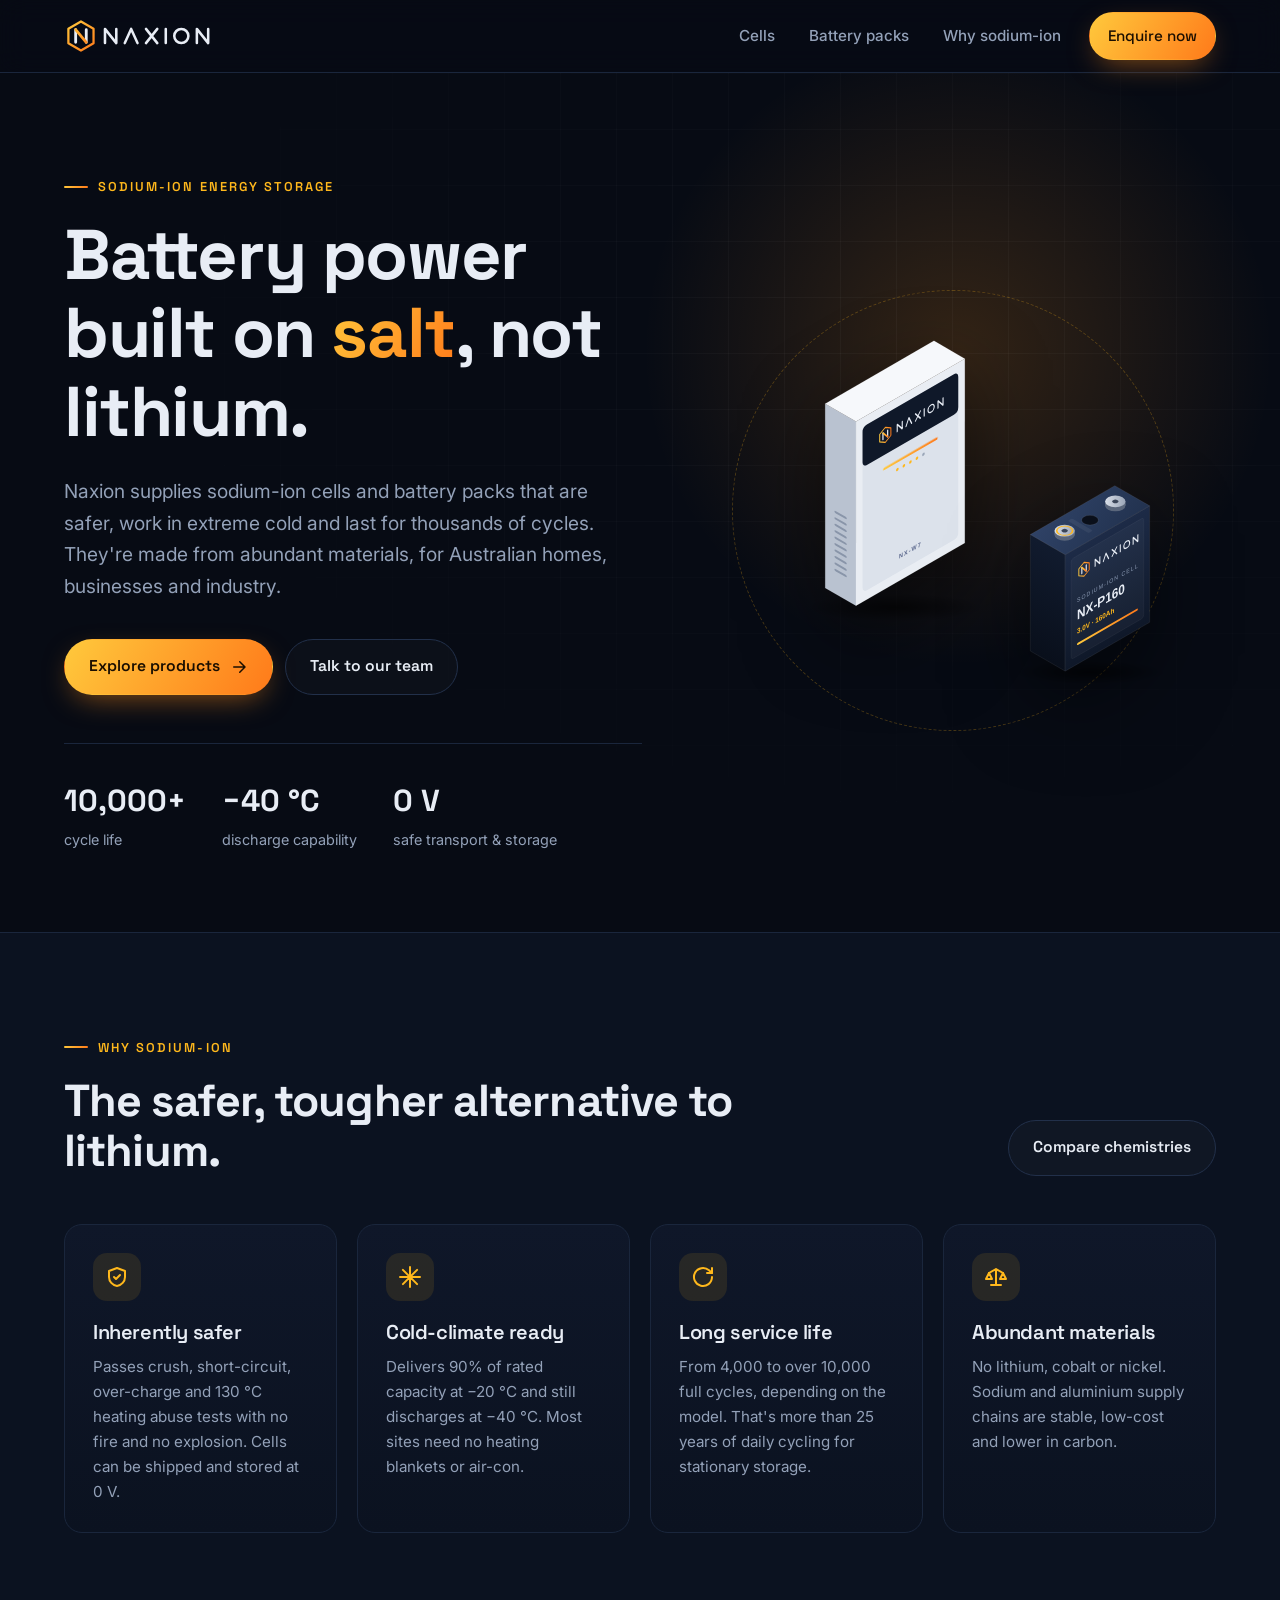
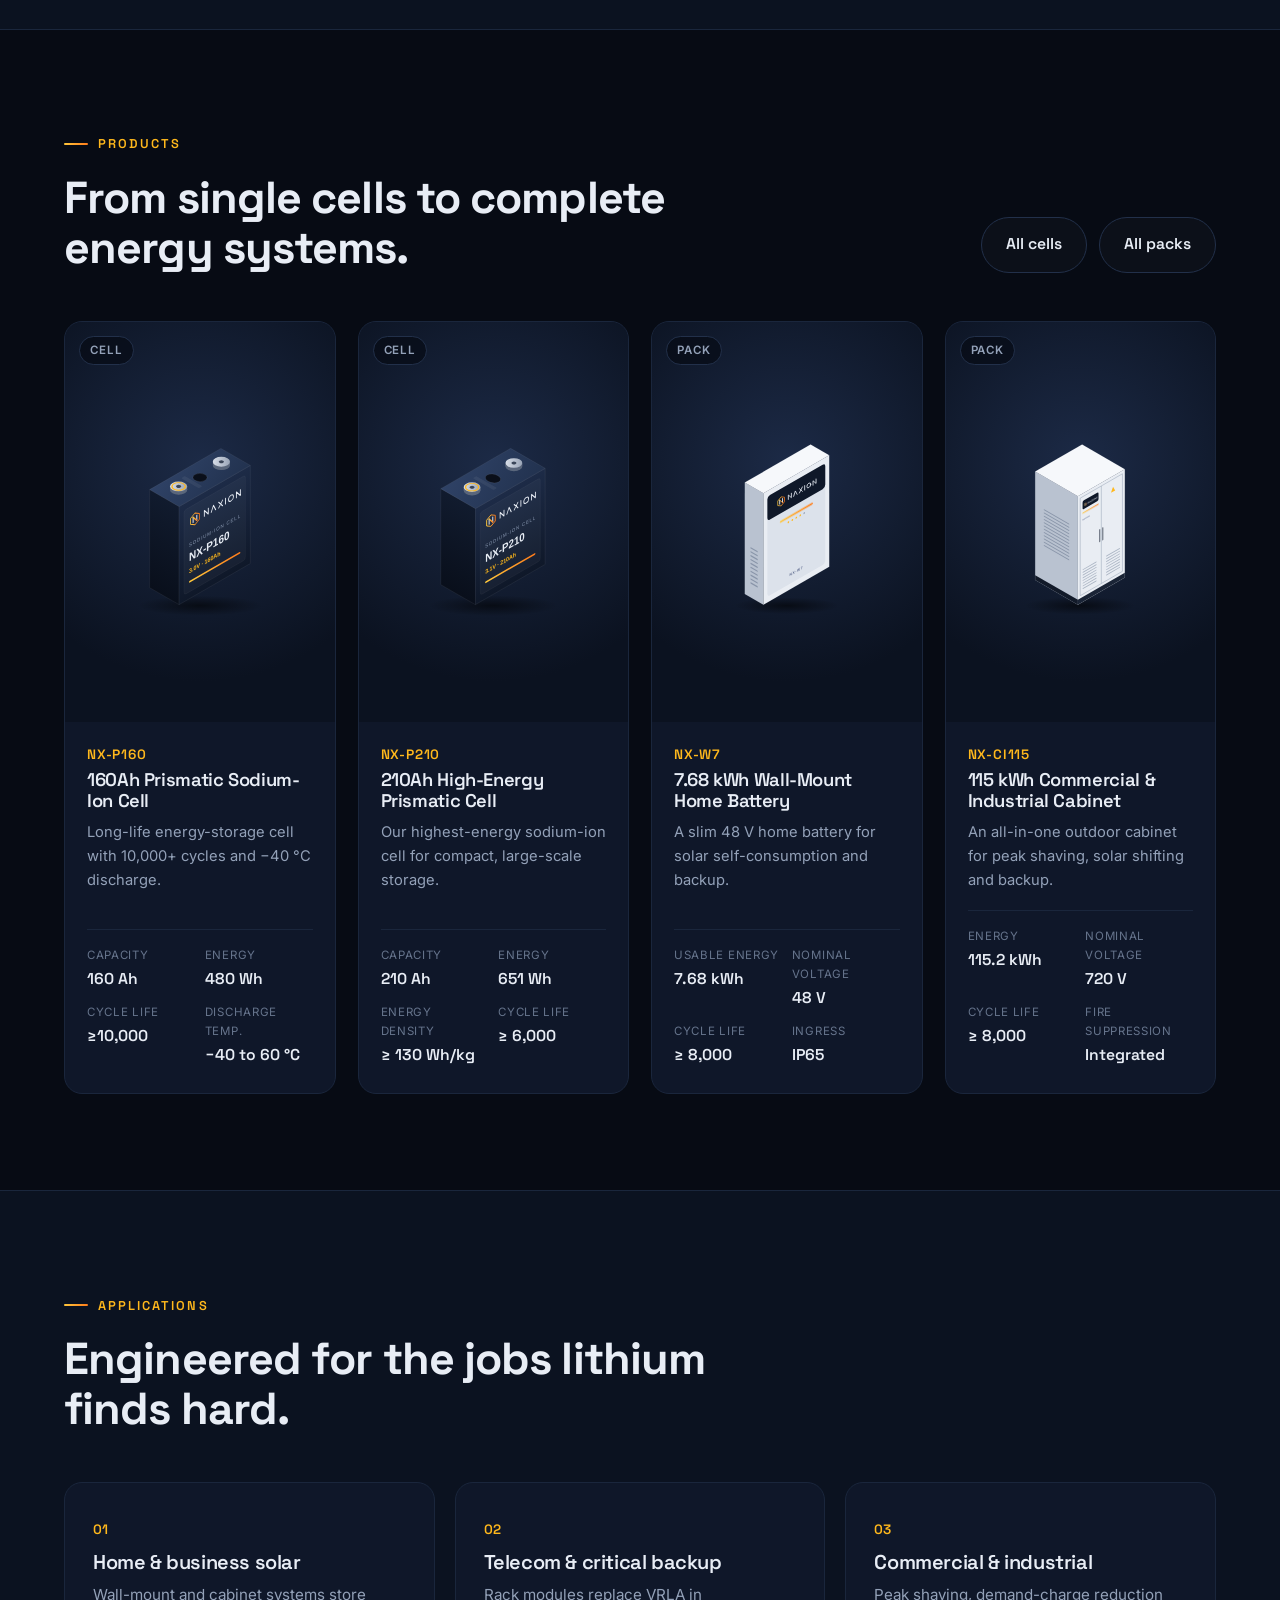
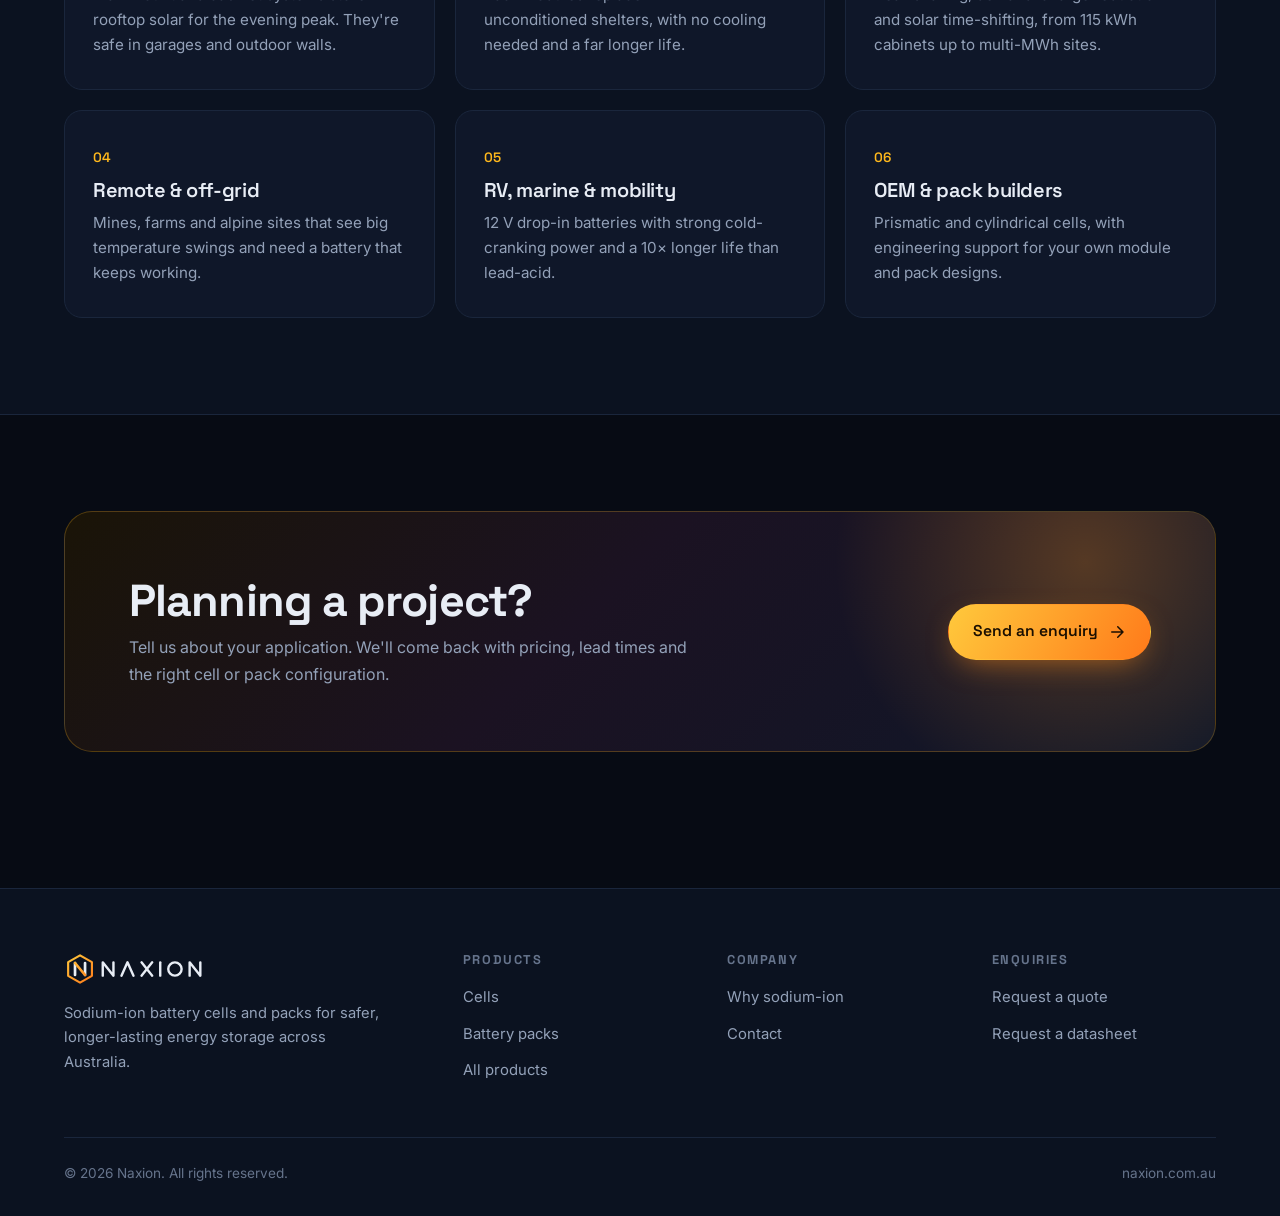
<file: index.html>
<!doctype html>
<html lang="en-AU">
<head>
  <meta charset="utf-8">
  <meta name="viewport" content="width=device-width, initial-scale=1">
  <title>Naxion | Sodium-Ion Battery Cells &amp; Packs</title>
  <meta name="description" content="Naxion supplies sodium-ion battery cells and battery packs in Australia. Safer, cold-tolerant, lithium-free energy storage for homes, businesses, telecom and industry.">
  <link rel="canonical" href="https://naxion.com.au/">
  <meta property="og:type" content="website">
  <meta property="og:title" content="Naxion | Sodium-Ion Battery Cells & Packs">
  <meta property="og:description" content="Safer, cold-tolerant, lithium-free energy storage for homes, businesses, telecom and industry.">
  <meta property="og:url" content="https://naxion.com.au/">
  <meta name="theme-color" content="#070b14">
  <link rel="icon" href="favicon.svg" type="image/svg+xml">
  <link rel="preconnect" href="https://fonts.googleapis.com">
  <link rel="preconnect" href="https://fonts.gstatic.com" crossorigin>
  <link href="https://fonts.googleapis.com/css2?family=Inter:wght@400;500;600&family=Space+Grotesk:wght@500;600;700&display=swap" rel="stylesheet">
  <link rel="stylesheet" href="assets/css/style.css">
</head>
<body>
  <header class="site-header">
    <div class="container nav">
      <a class="brand" href="index.html" aria-label="Naxion home"><img src="assets/img/logo.svg" alt="Naxion" width="208" height="48"></a>
      <button class="nav-toggle" type="button" aria-label="Menu" aria-expanded="false" aria-controls="nav-links">
        <svg viewBox="0 0 24 24" fill="none" stroke="currentColor" stroke-width="2" stroke-linecap="round"><path d="M4 7h16M4 12h16M4 17h16"/></svg>
      </button>
      <ul class="nav-links" id="nav-links">
        <li><a href="products.html?type=cell">Cells</a></li>
        <li><a href="products.html?type=pack">Battery packs</a></li>
        <li><a href="technology.html">Why sodium-ion</a></li>
        <li><a class="btn btn-primary" href="contact.html">Enquire now</a></li>
      </ul>
    </div>
  </header>

  <main>
    <!-- Hero -->
    <section class="hero">
      <div class="container hero-grid">
        <div>
          <span class="eyebrow">Sodium-ion energy storage</span>
          <h1>Battery power built on <span class="grad-text">salt</span>, not lithium.</h1>
          <p class="lead">Naxion supplies sodium-ion cells and battery packs that are safer, work in extreme cold and last for thousands of cycles. They're made from abundant materials, for Australian homes, businesses and industry.</p>
          <div class="btn-row">
            <a class="btn btn-primary" href="products.html">Explore products
              <svg viewBox="0 0 24 24" fill="none" stroke="currentColor" stroke-width="2" stroke-linecap="round" stroke-linejoin="round"><path d="M5 12h14M13 5l7 7-7 7"/></svg>
            </a>
            <a class="btn btn-ghost" href="contact.html">Talk to our team</a>
          </div>
          <div class="hero-stats">
            <div><strong>10,000+</strong><span>cycle life</span></div>
            <div><strong>−40 °C</strong><span>discharge capability</span></div>
            <div><strong>0 V</strong><span>safe transport &amp; storage</span></div>
          </div>
        </div>
        <div class="hero-visual" aria-hidden="true">
          <div class="hv-ring"></div>
          <img class="hv-1" src="assets/img/products/nx-w7.svg" alt="" width="480" height="400">
          <img class="hv-2" src="assets/img/products/nx-p160.svg" alt="" width="480" height="400">
        </div>
      </div>
    </section>

    <!-- Benefits -->
    <section class="alt">
      <div class="container">
        <div class="section-head reveal">
          <div>
            <span class="eyebrow">Why sodium-ion</span>
            <h2>The safer, tougher alternative to lithium.</h2>
          </div>
          <a class="btn btn-ghost" href="technology.html">Compare chemistries</a>
        </div>
        <div class="features">
          <div class="feature reveal">
            <div class="icon"><svg viewBox="0 0 24 24" fill="none" stroke="currentColor" stroke-width="2" stroke-linecap="round" stroke-linejoin="round"><path d="M12 3 4 6v6c0 4.5 3.4 8.3 8 9 4.6-.7 8-4.5 8-9V6Z"/><path d="m9 12 2 2 4-4"/></svg></div>
            <h3>Inherently safer</h3>
            <p>Passes crush, short-circuit, over-charge and 130 °C heating abuse tests with no fire and no explosion. Cells can be shipped and stored at 0 V.</p>
          </div>
          <div class="feature reveal">
            <div class="icon"><svg viewBox="0 0 24 24" fill="none" stroke="currentColor" stroke-width="2" stroke-linecap="round" stroke-linejoin="round"><path d="M12 2v20M4.9 4.9l14.2 14.2M2 12h20M4.9 19.1 19.1 4.9"/></svg></div>
            <h3>Cold-climate ready</h3>
            <p>Delivers 90% of rated capacity at −20 °C and still discharges at −40 °C. Most sites need no heating blankets or air-con.</p>
          </div>
          <div class="feature reveal">
            <div class="icon"><svg viewBox="0 0 24 24" fill="none" stroke="currentColor" stroke-width="2" stroke-linecap="round" stroke-linejoin="round"><path d="M21 12a9 9 0 1 1-3-6.7L21 8"/><path d="M21 3v5h-5"/></svg></div>
            <h3>Long service life</h3>
            <p>From 4,000 to over 10,000 full cycles, depending on the model. That's more than 25 years of daily cycling for stationary storage.</p>
          </div>
          <div class="feature reveal">
            <div class="icon"><svg viewBox="0 0 24 24" fill="none" stroke="currentColor" stroke-width="2" stroke-linecap="round" stroke-linejoin="round"><path d="M7 20h10M12 4v16M5 8l7-4 7 4"/><path d="M5 8 2 14h6ZM19 8l-3 6h6Z"/></svg></div>
            <h3>Abundant materials</h3>
            <p>No lithium, cobalt or nickel. Sodium and aluminium supply chains are stable, low-cost and lower in carbon.</p>
          </div>
        </div>
      </div>
    </section>

    <!-- Featured products -->
    <section>
      <div class="container">
        <div class="section-head reveal">
          <div>
            <span class="eyebrow">Products</span>
            <h2>From single cells to complete energy systems.</h2>
          </div>
          <div class="btn-row">
            <a class="btn btn-ghost" href="products.html?type=cell">All cells</a>
            <a class="btn btn-ghost" href="products.html?type=pack">All packs</a>
          </div>
        </div>
        <div class="product-grid" data-product-grid="featured"></div>
      </div>
    </section>

    <!-- Applications -->
    <section class="alt">
      <div class="container">
        <div class="section-head reveal">
          <div>
            <span class="eyebrow">Applications</span>
            <h2>Engineered for the jobs lithium finds hard.</h2>
          </div>
        </div>
        <div class="apps">
          <div class="app reveal">
            <span class="num">01</span>
            <h3>Home &amp; business solar</h3>
            <p>Wall-mount and cabinet systems store rooftop solar for the evening peak. They're safe in garages and outdoor walls.</p>
          </div>
          <div class="app reveal">
            <span class="num">02</span>
            <h3>Telecom &amp; critical backup</h3>
            <p>Rack modules replace VRLA in unconditioned shelters, with no cooling needed and a far longer life.</p>
          </div>
          <div class="app reveal">
            <span class="num">03</span>
            <h3>Commercial &amp; industrial</h3>
            <p>Peak shaving, demand-charge reduction and solar time-shifting, from 115 kWh cabinets up to multi-MWh sites.</p>
          </div>
          <div class="app reveal">
            <span class="num">04</span>
            <h3>Remote &amp; off-grid</h3>
            <p>Mines, farms and alpine sites that see big temperature swings and need a battery that keeps working.</p>
          </div>
          <div class="app reveal">
            <span class="num">05</span>
            <h3>RV, marine &amp; mobility</h3>
            <p>12 V drop-in batteries with strong cold-cranking power and a 10× longer life than lead-acid.</p>
          </div>
          <div class="app reveal">
            <span class="num">06</span>
            <h3>OEM &amp; pack builders</h3>
            <p>Prismatic and cylindrical cells, with engineering support for your own module and pack designs.</p>
          </div>
        </div>
      </div>
    </section>

    <!-- CTA -->
    <section>
      <div class="container">
        <div class="cta reveal">
          <div>
            <h2>Planning a project?</h2>
            <p>Tell us about your application. We'll come back with pricing, lead times and the right cell or pack configuration.</p>
          </div>
          <a class="btn btn-primary" href="contact.html">Send an enquiry
            <svg viewBox="0 0 24 24" fill="none" stroke="currentColor" stroke-width="2" stroke-linecap="round" stroke-linejoin="round"><path d="M5 12h14M13 5l7 7-7 7"/></svg>
          </a>
        </div>
      </div>
    </section>
  </main>

  <footer class="site-footer">
    <div class="container">
      <div class="footer-grid">
        <div>
          <img src="assets/img/logo.svg" alt="Naxion" width="208" height="48">
          <p>Sodium-ion battery cells and packs for safer, longer-lasting energy storage across Australia.</p>
        </div>
        <div>
          <h4>Products</h4>
          <ul>
            <li><a href="products.html?type=cell">Cells</a></li>
            <li><a href="products.html?type=pack">Battery packs</a></li>
            <li><a href="products.html">All products</a></li>
          </ul>
        </div>
        <div>
          <h4>Company</h4>
          <ul>
            <li><a href="technology.html">Why sodium-ion</a></li>
            <li><a href="contact.html">Contact</a></li>
          </ul>
        </div>
        <div>
          <h4>Enquiries</h4>
          <ul>
            <li><a href="contact.html">Request a quote</a></li>
            <li><a href="contact.html?need=Datasheet">Request a datasheet</a></li>
          </ul>
        </div>
      </div>
      <div class="footer-bottom">
        <span>© <span data-year>2026</span> Naxion. All rights reserved.</span>
        <span>naxion.com.au</span>
      </div>
    </div>
  </footer>

  <script src="data/products.js"></script>
  <script src="assets/js/main.js"></script>
</body>
</html>
</file>
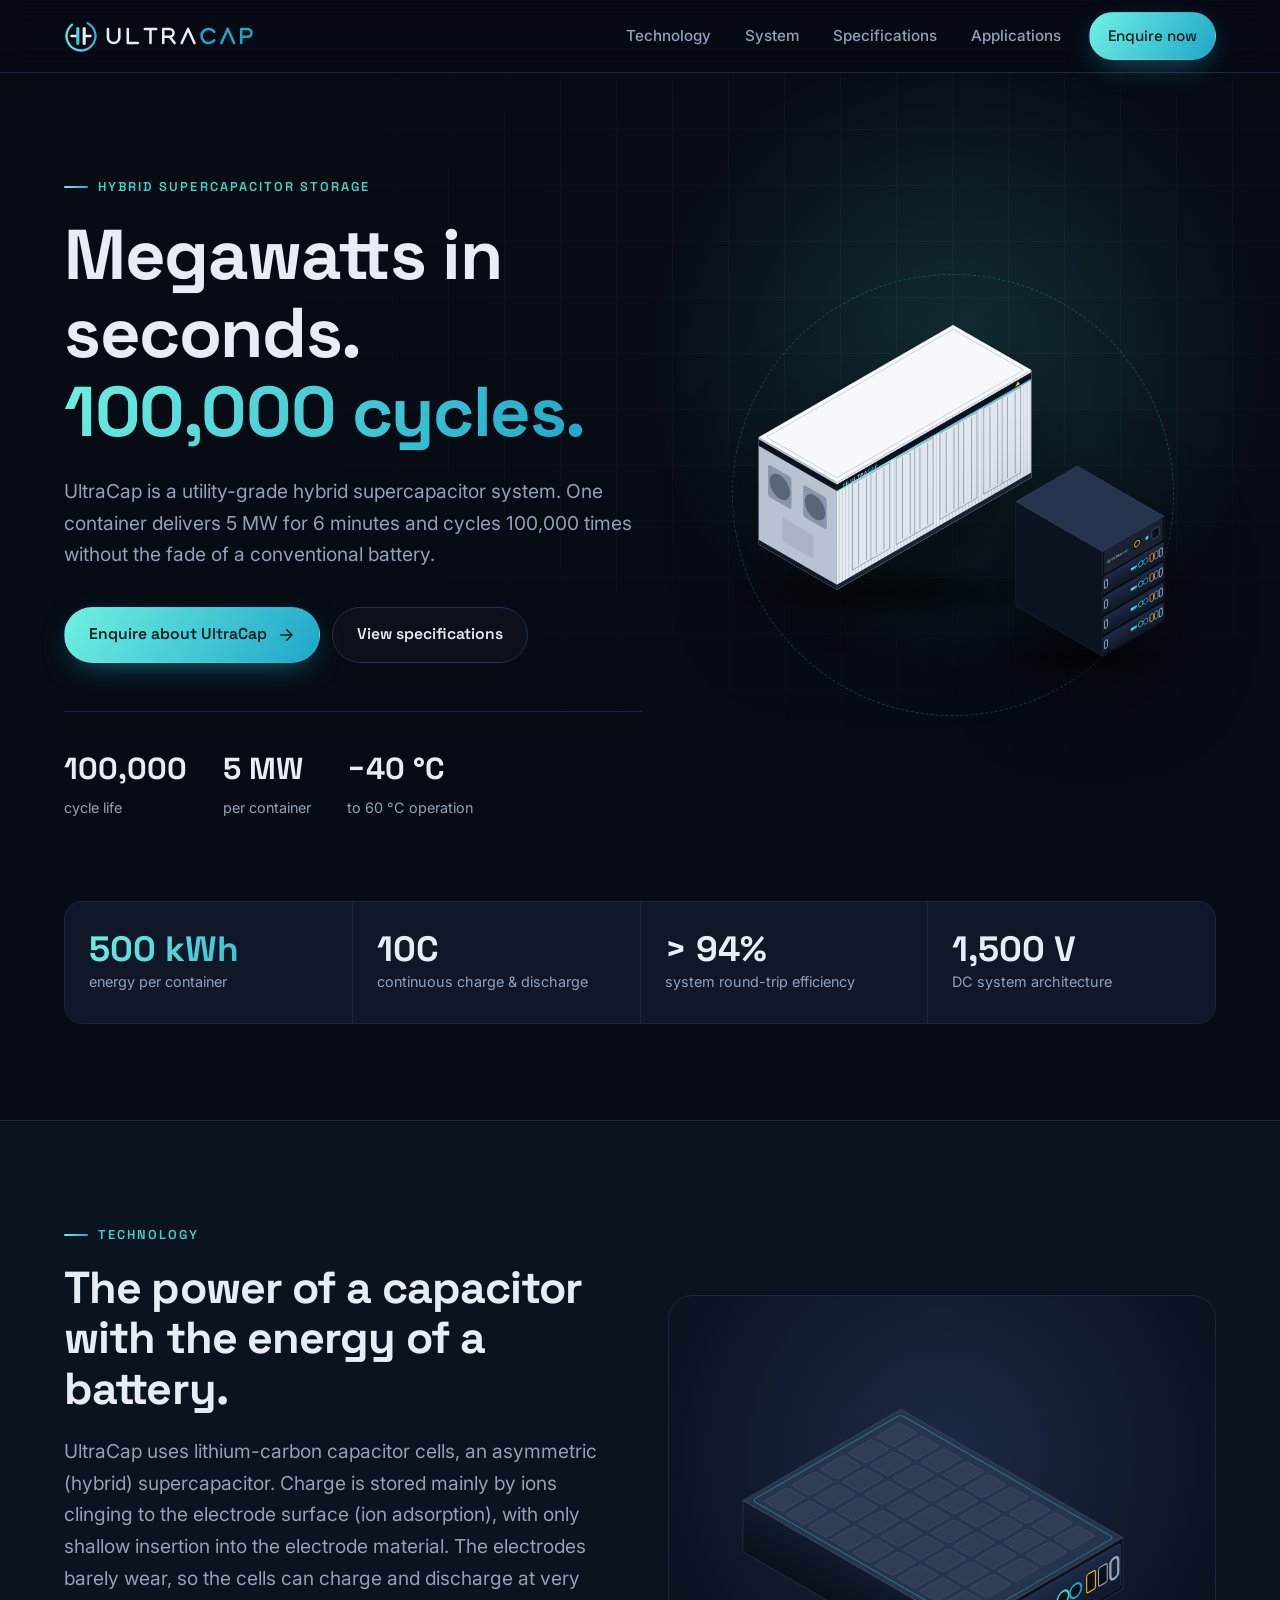
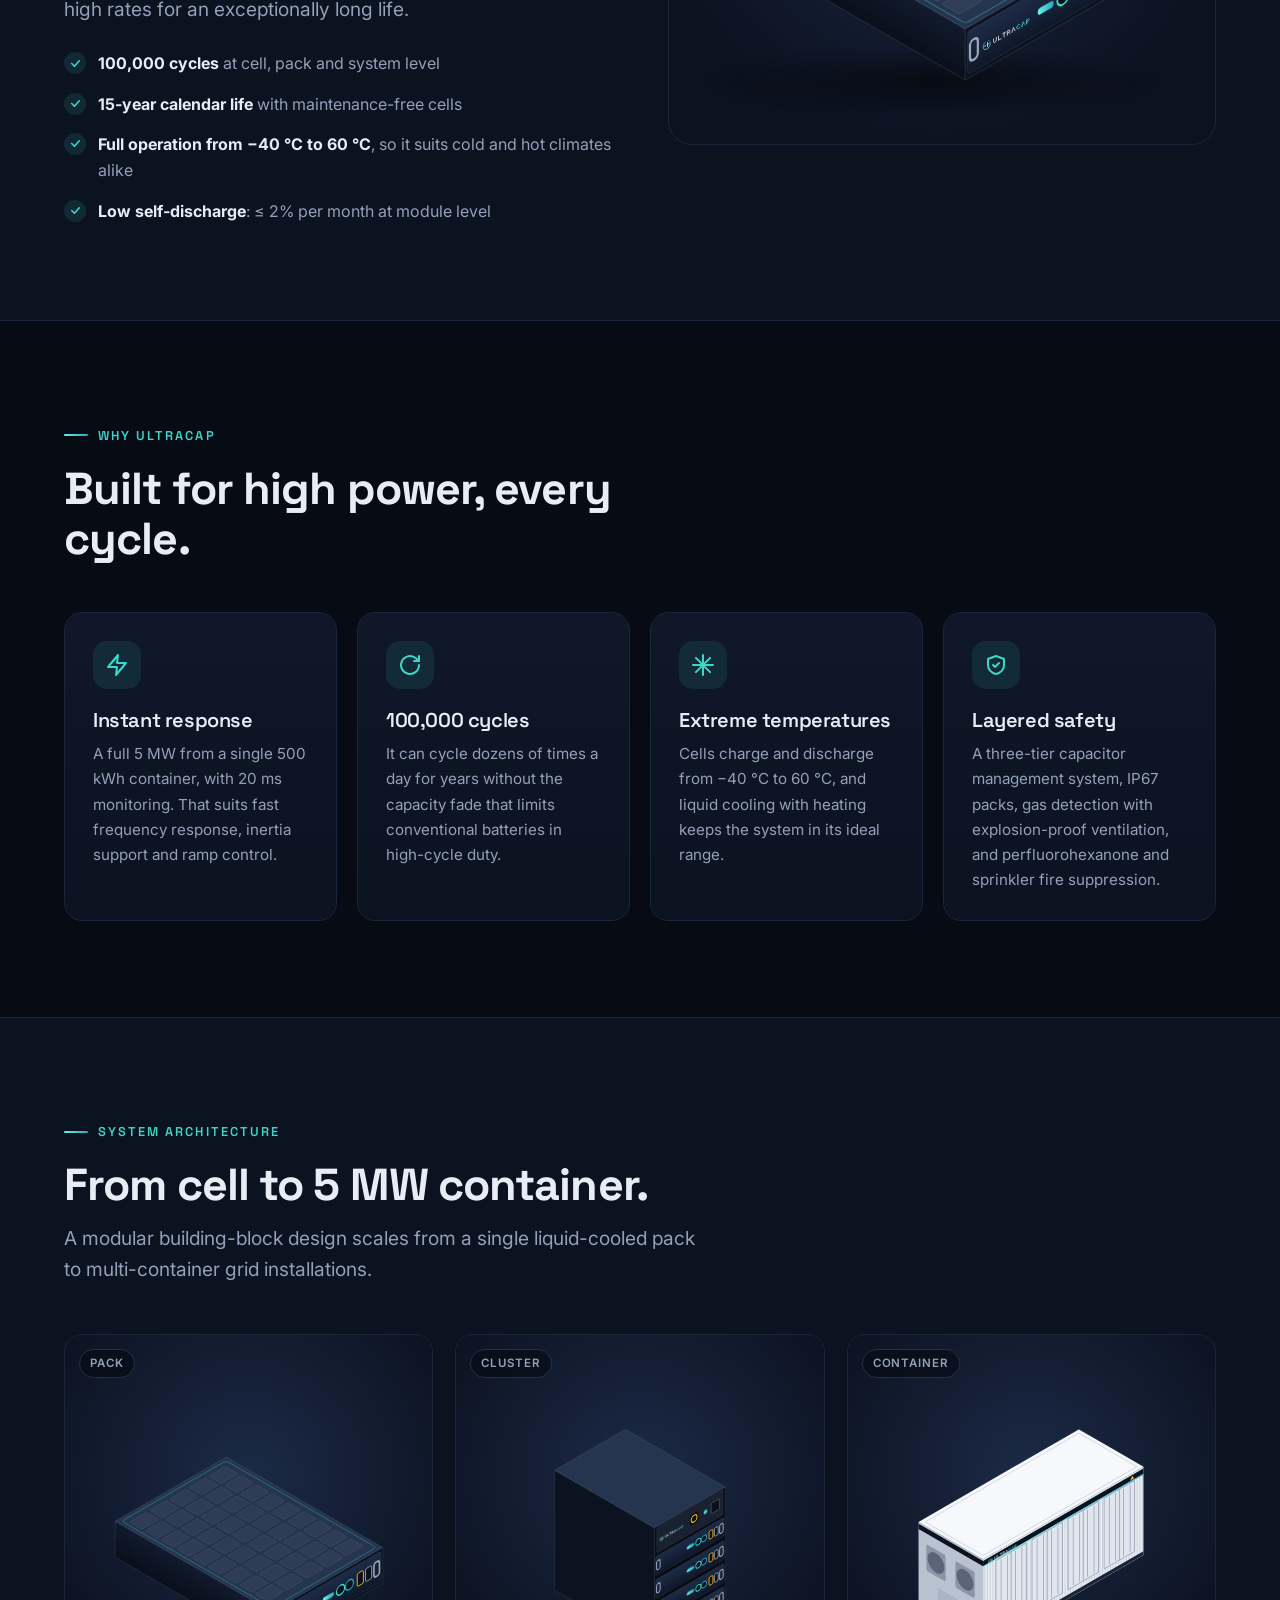
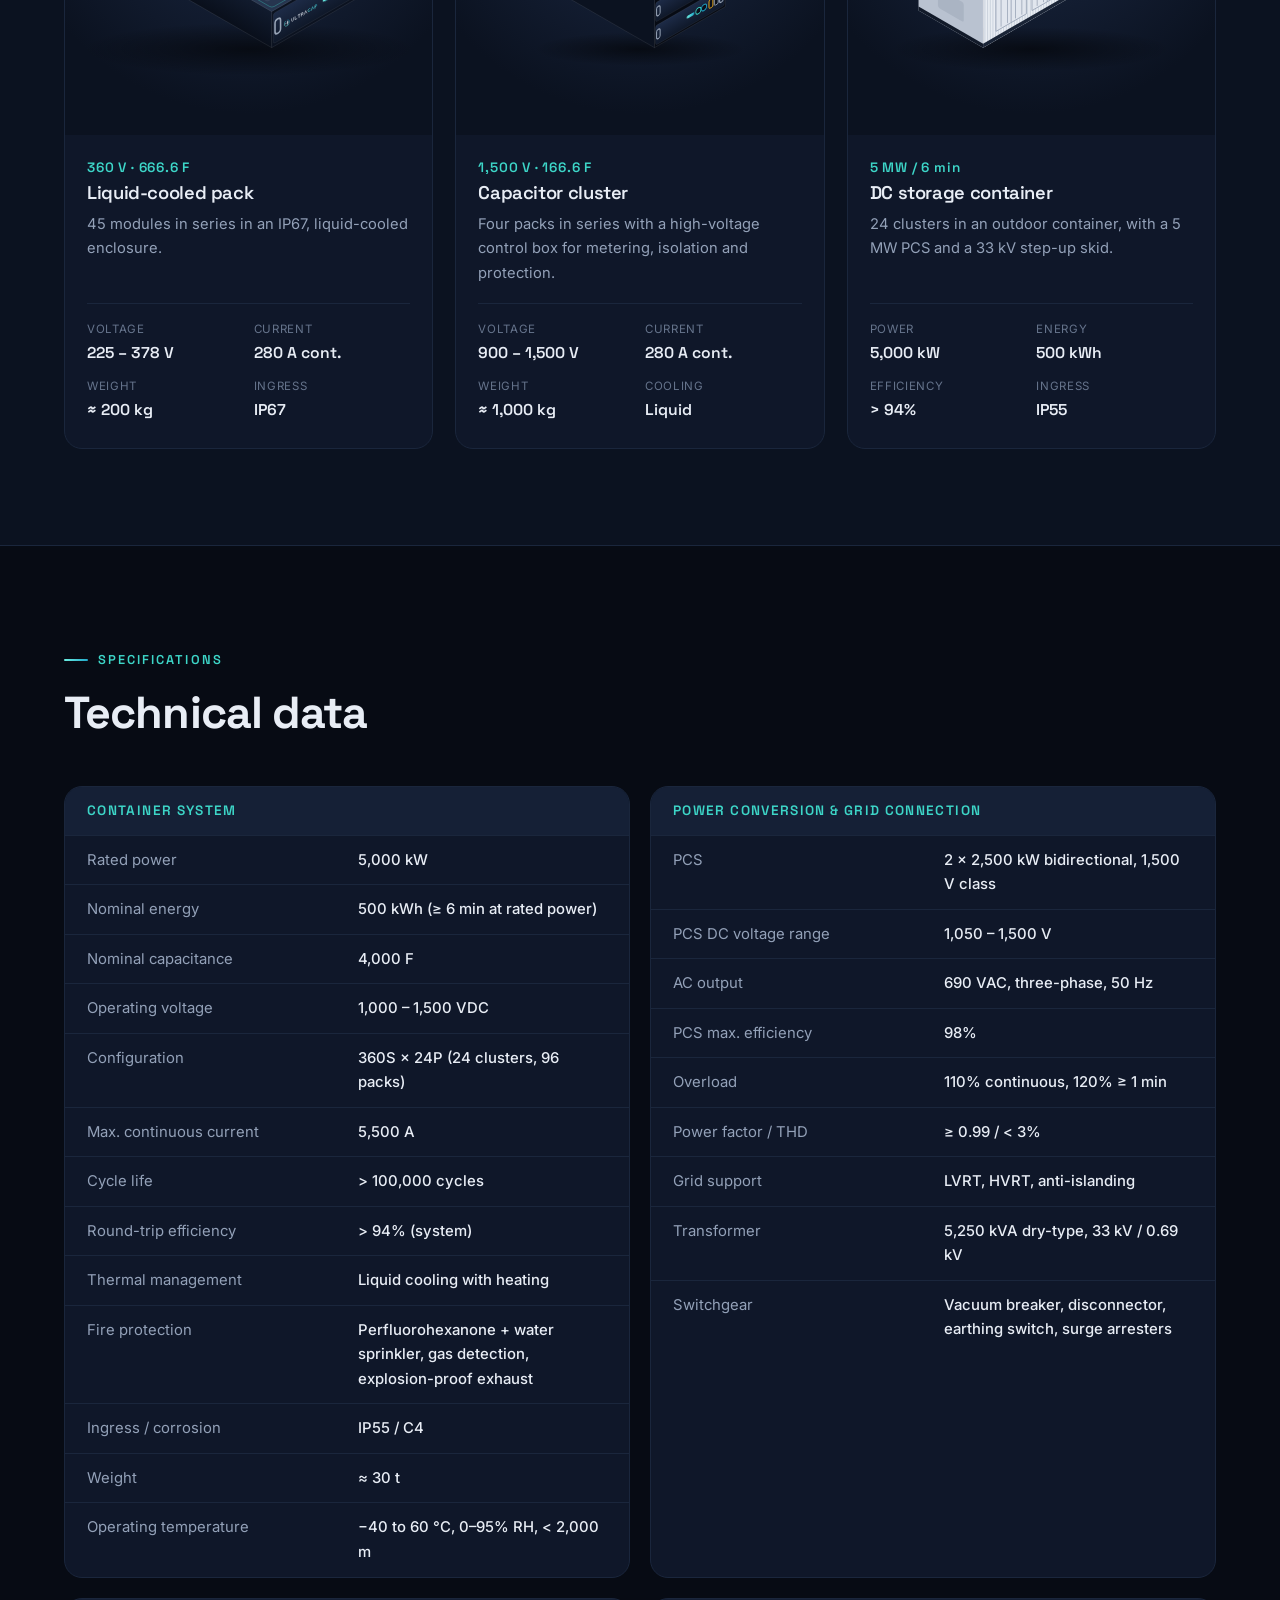
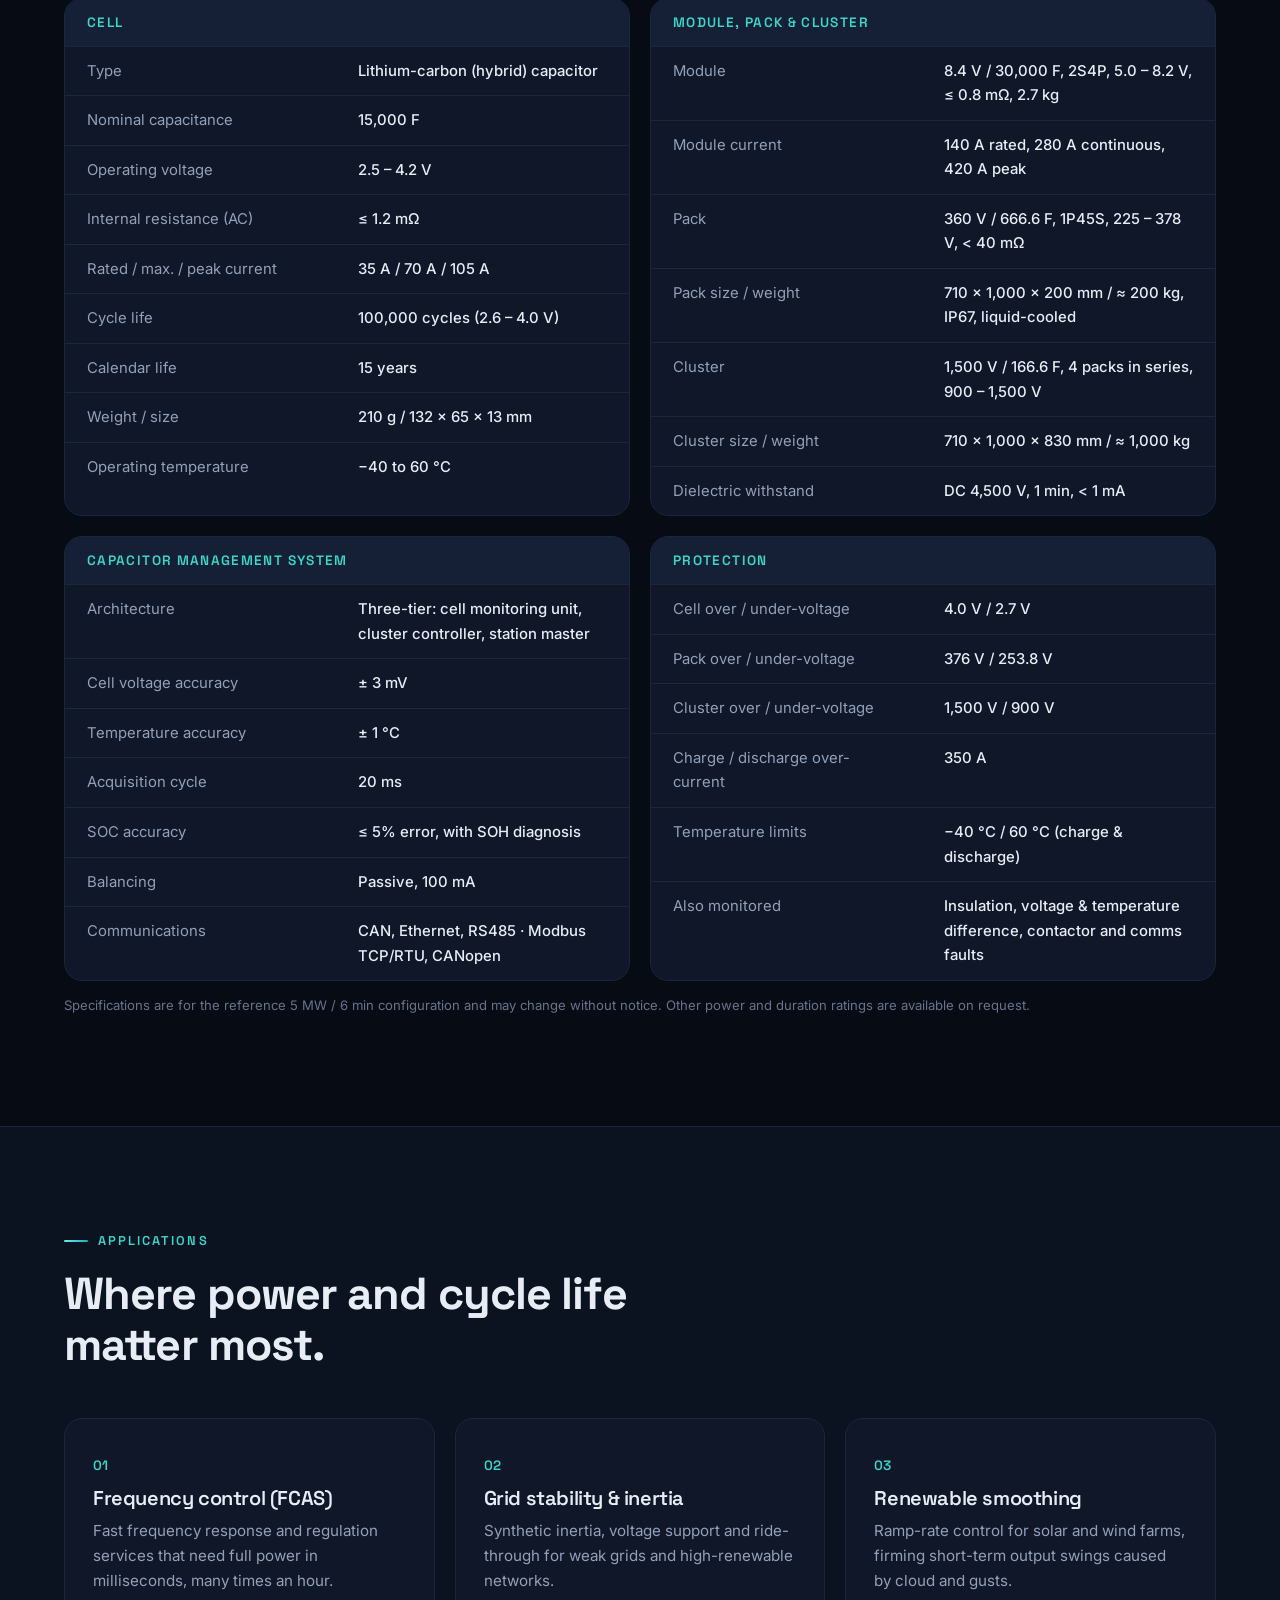
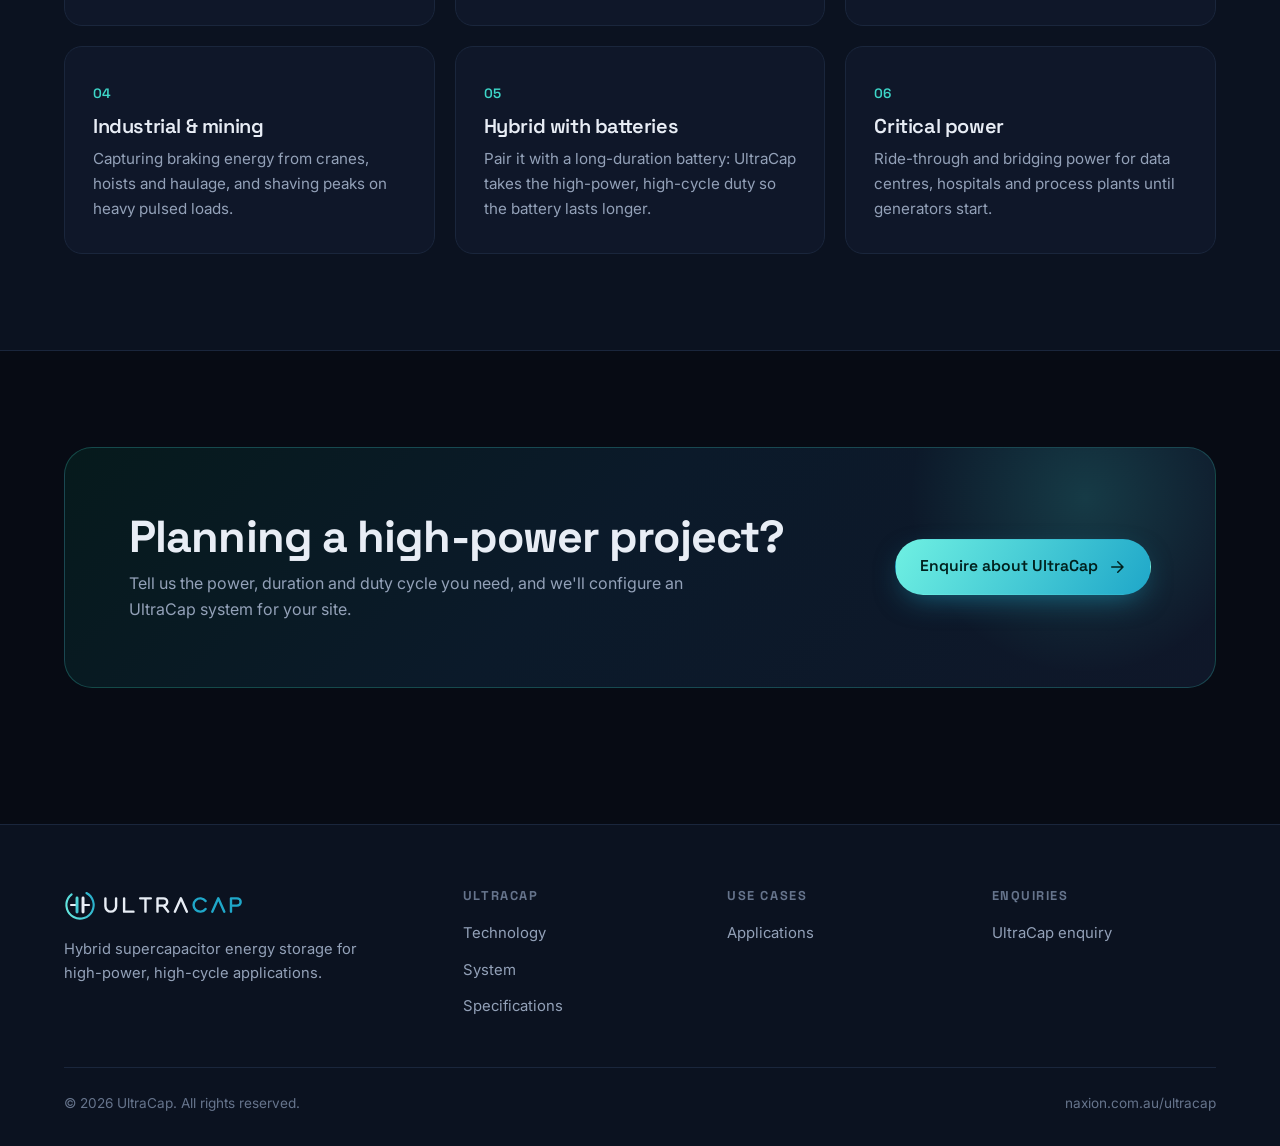
<file: ultracap/index.html>
<!doctype html>
<html lang="en-AU">
<head>
  <meta charset="utf-8">
  <meta name="viewport" content="width=device-width, initial-scale=1">
  <title>UltraCap | Hybrid Supercapacitor Energy Storage</title>
  <meta name="description" content="UltraCap hybrid supercapacitor energy storage: 100,000 cycles, 5 MW from a single 500 kWh container, operation from −40 °C to 60 °C, and over 94% round-trip efficiency.">
  <link rel="canonical" href="https://naxion.com.au/ultracap/">
  <meta property="og:type" content="website">
  <meta property="og:title" content="UltraCap: hybrid supercapacitor energy storage">
  <meta property="og:description" content="100,000 cycles and 5 MW of power from a single container.">
  <meta property="og:url" content="https://naxion.com.au/ultracap/">
  <meta name="theme-color" content="#070b14">
  <link rel="icon" href="favicon.svg" type="image/svg+xml">
  <link rel="preconnect" href="https://fonts.googleapis.com">
  <link rel="preconnect" href="https://fonts.gstatic.com" crossorigin>
  <link href="https://fonts.googleapis.com/css2?family=Inter:wght@400;500;600&family=Space+Grotesk:wght@500;600;700&display=swap" rel="stylesheet">
  <link rel="stylesheet" href="../assets/css/style.css">
</head>
<body class="theme-ultracap">
  <header class="site-header">
    <div class="container nav">
      <a class="brand" href="./" aria-label="UltraCap home"><img src="../assets/img/ultracap-logo.svg" alt="UltraCap" width="268" height="48"></a>
      <button class="nav-toggle" type="button" aria-label="Menu" aria-expanded="false" aria-controls="nav-links">
        <svg viewBox="0 0 24 24" fill="none" stroke="currentColor" stroke-width="2" stroke-linecap="round"><path d="M4 7h16M4 12h16M4 17h16"/></svg>
      </button>
      <ul class="nav-links" id="nav-links">
        <li><a href="#technology">Technology</a></li>
        <li><a href="#system">System</a></li>
        <li><a href="#specs">Specifications</a></li>
        <li><a href="#applications">Applications</a></li>
        <li><a class="btn btn-primary" href="../contact.html?need=UltraCap">Enquire now</a></li>
      </ul>
    </div>
  </header>

  <main>
    <!-- Hero -->
    <section class="hero">
      <div class="container hero-grid">
        <div>
          <span class="eyebrow">Hybrid supercapacitor storage</span>
          <h1>Megawatts in seconds. <span class="grad-text">100,000 cycles.</span></h1>
          <p class="lead">UltraCap is a utility-grade hybrid supercapacitor system. One container delivers 5 MW for 6 minutes and cycles 100,000 times without the fade of a conventional battery.</p>
          <div class="btn-row">
            <a class="btn btn-primary" href="../contact.html?need=UltraCap">Enquire about UltraCap
              <svg viewBox="0 0 24 24" fill="none" stroke="currentColor" stroke-width="2" stroke-linecap="round" stroke-linejoin="round"><path d="M5 12h14M13 5l7 7-7 7"/></svg>
            </a>
            <a class="btn btn-ghost" href="#specs">View specifications</a>
          </div>
          <div class="hero-stats">
            <div><strong>100,000</strong><span>cycle life</span></div>
            <div><strong>5 MW</strong><span>per container</span></div>
            <div><strong>−40 °C</strong><span>to 60 °C operation</span></div>
          </div>
        </div>
        <div class="hero-visual" aria-hidden="true">
          <div class="hv-ring"></div>
          <img class="hv-1" src="../assets/img/products/ultracap-container.svg" alt="" width="480" height="400">
          <img class="hv-2" src="../assets/img/products/ultracap-cluster.svg" alt="" width="480" height="400">
        </div>
      </div>
    </section>

    <section style="padding-top:0">
      <div class="container">
        <div class="stat-strip reveal">
          <div><strong class="grad-text">500 kWh</strong><span>energy per container</span></div>
          <div><strong>10C</strong><span>continuous charge &amp; discharge</span></div>
          <div><strong>&gt; 94%</strong><span>system round-trip efficiency</span></div>
          <div><strong>1,500 V</strong><span>DC system architecture</span></div>
        </div>
      </div>
    </section>

    <!-- Technology -->
    <section class="alt" id="technology">
      <div class="container">
        <div class="split">
          <div class="reveal">
            <span class="eyebrow">Technology</span>
            <h2>The power of a capacitor with the energy of a battery.</h2>
            <p class="lead">UltraCap uses lithium-carbon capacitor cells, an asymmetric (hybrid) supercapacitor. Charge is stored mainly by ions clinging to the electrode surface (ion adsorption), with only shallow insertion into the electrode material. The electrodes barely wear, so the cells can charge and discharge at very high rates for an exceptionally long life.</p>
            <ul class="checklist">
              <li><span><strong>100,000 cycles</strong> at cell, pack and system level</span></li>
              <li><span><strong>15-year calendar life</strong> with maintenance-free cells</span></li>
              <li><span><strong>Full operation from −40 °C to 60 °C</strong>, so it suits cold and hot climates alike</span></li>
              <li><span><strong>Low self-discharge</strong>: ≤ 2% per month at module level</span></li>
            </ul>
          </div>
          <div class="visual reveal"><img src="../assets/img/products/ultracap-pack.svg" alt="UltraCap liquid-cooled 360 V capacitor pack" width="480" height="400" loading="lazy"></div>
        </div>
      </div>
    </section>

    <!-- Features -->
    <section>
      <div class="container">
        <div class="section-head reveal">
          <div>
            <span class="eyebrow">Why UltraCap</span>
            <h2>Built for high power, every cycle.</h2>
          </div>
        </div>
        <div class="features">
          <div class="feature reveal">
            <div class="icon"><svg viewBox="0 0 24 24" fill="none" stroke="currentColor" stroke-width="2" stroke-linecap="round" stroke-linejoin="round"><path d="M13 2 3 14h9l-1 8 10-12h-9z"/></svg></div>
            <h3>Instant response</h3>
            <p>A full 5 MW from a single 500 kWh container, with 20 ms monitoring. That suits fast frequency response, inertia support and ramp control.</p>
          </div>
          <div class="feature reveal">
            <div class="icon"><svg viewBox="0 0 24 24" fill="none" stroke="currentColor" stroke-width="2" stroke-linecap="round" stroke-linejoin="round"><path d="M21 12a9 9 0 1 1-3-6.7L21 8"/><path d="M21 3v5h-5"/></svg></div>
            <h3>100,000 cycles</h3>
            <p>It can cycle dozens of times a day for years without the capacity fade that limits conventional batteries in high-cycle duty.</p>
          </div>
          <div class="feature reveal">
            <div class="icon"><svg viewBox="0 0 24 24" fill="none" stroke="currentColor" stroke-width="2" stroke-linecap="round" stroke-linejoin="round"><path d="M12 2v20M4.9 4.9l14.2 14.2M2 12h20M4.9 19.1 19.1 4.9"/></svg></div>
            <h3>Extreme temperatures</h3>
            <p>Cells charge and discharge from −40 °C to 60 °C, and liquid cooling with heating keeps the system in its ideal range.</p>
          </div>
          <div class="feature reveal">
            <div class="icon"><svg viewBox="0 0 24 24" fill="none" stroke="currentColor" stroke-width="2" stroke-linecap="round" stroke-linejoin="round"><path d="M12 3 4 6v6c0 4.5 3.4 8.3 8 9 4.6-.7 8-4.5 8-9V6Z"/><path d="m9 12 2 2 4-4"/></svg></div>
            <h3>Layered safety</h3>
            <p>A three-tier capacitor management system, IP67 packs, gas detection with explosion-proof ventilation, and perfluorohexanone and sprinkler fire suppression.</p>
          </div>
        </div>
      </div>
    </section>

    <!-- System architecture -->
    <section class="alt" id="system">
      <div class="container">
        <div class="section-head reveal">
          <div>
            <span class="eyebrow">System architecture</span>
            <h2>From cell to 5 MW container.</h2>
            <p class="lead">A modular building-block design scales from a single liquid-cooled pack to multi-container grid installations.</p>
          </div>
        </div>
        <div class="product-grid cols-3">
          <div class="product-card reveal">
            <div class="media"><span class="badge">Pack</span><img src="../assets/img/products/ultracap-pack.svg" alt="UltraCap 360 V capacitor pack" width="480" height="400" loading="lazy"></div>
            <div class="body"><span class="model">360 V · 666.6 F</span><h3>Liquid-cooled pack</h3><p>45 modules in series in an IP67, liquid-cooled enclosure.</p>
              <div class="mini-specs"><div><span>Voltage</span><strong>225 – 378 V</strong></div><div><span>Current</span><strong>280 A cont.</strong></div><div><span>Weight</span><strong>≈ 200 kg</strong></div><div><span>Ingress</span><strong>IP67</strong></div></div></div>
          </div>
          <div class="product-card reveal">
            <div class="media"><span class="badge">Cluster</span><img src="../assets/img/products/ultracap-cluster.svg" alt="UltraCap 1500 V capacitor cluster" width="480" height="400" loading="lazy"></div>
            <div class="body"><span class="model">1,500 V · 166.6 F</span><h3>Capacitor cluster</h3><p>Four packs in series with a high-voltage control box for metering, isolation and protection.</p>
              <div class="mini-specs"><div><span>Voltage</span><strong>900 – 1,500 V</strong></div><div><span>Current</span><strong>280 A cont.</strong></div><div><span>Weight</span><strong>≈ 1,000 kg</strong></div><div><span>Cooling</span><strong>Liquid</strong></div></div></div>
          </div>
          <div class="product-card reveal">
            <div class="media"><span class="badge">Container</span><img src="../assets/img/products/ultracap-container.svg" alt="UltraCap 5 MW supercapacitor container" width="480" height="400" loading="lazy"></div>
            <div class="body"><span class="model">5 MW / 6 min</span><h3>DC storage container</h3><p>24 clusters in an outdoor container, with a 5 MW PCS and a 33 kV step-up skid.</p>
              <div class="mini-specs"><div><span>Power</span><strong>5,000 kW</strong></div><div><span>Energy</span><strong>500 kWh</strong></div><div><span>Efficiency</span><strong>&gt; 94%</strong></div><div><span>Ingress</span><strong>IP55</strong></div></div></div>
          </div>
        </div>
      </div>
    </section>

    <!-- Specifications -->
    <section id="specs">
      <div class="container">
        <div class="section-head reveal">
          <div>
            <span class="eyebrow">Specifications</span>
            <h2>Technical data</h2>
          </div>
        </div>
        <div class="spec-groups">
          <div class="spec-group reveal">
            <h3>Container system</h3>
            <table><tbody>
              <tr><th scope="row">Rated power</th><td>5,000 kW</td></tr>
              <tr><th scope="row">Nominal energy</th><td>500 kWh (≥ 6 min at rated power)</td></tr>
              <tr><th scope="row">Nominal capacitance</th><td>4,000 F</td></tr>
              <tr><th scope="row">Operating voltage</th><td>1,000 – 1,500 VDC</td></tr>
              <tr><th scope="row">Configuration</th><td>360S × 24P (24 clusters, 96 packs)</td></tr>
              <tr><th scope="row">Max. continuous current</th><td>5,500 A</td></tr>
              <tr><th scope="row">Cycle life</th><td>&gt; 100,000 cycles</td></tr>
              <tr><th scope="row">Round-trip efficiency</th><td>&gt; 94% (system)</td></tr>
              <tr><th scope="row">Thermal management</th><td>Liquid cooling with heating</td></tr>
              <tr><th scope="row">Fire protection</th><td>Perfluorohexanone + water sprinkler, gas detection, explosion-proof exhaust</td></tr>
              <tr><th scope="row">Ingress / corrosion</th><td>IP55 / C4</td></tr>
              <tr><th scope="row">Weight</th><td>≈ 30 t</td></tr>
              <tr><th scope="row">Operating temperature</th><td>−40 to 60 °C, 0–95% RH, &lt; 2,000 m</td></tr>
            </tbody></table>
          </div>
          <div class="spec-group reveal">
            <h3>Power conversion &amp; grid connection</h3>
            <table><tbody>
              <tr><th scope="row">PCS</th><td>2 × 2,500 kW bidirectional, 1,500 V class</td></tr>
              <tr><th scope="row">PCS DC voltage range</th><td>1,050 – 1,500 V</td></tr>
              <tr><th scope="row">AC output</th><td>690 VAC, three-phase, 50 Hz</td></tr>
              <tr><th scope="row">PCS max. efficiency</th><td>98%</td></tr>
              <tr><th scope="row">Overload</th><td>110% continuous, 120% ≥ 1 min</td></tr>
              <tr><th scope="row">Power factor / THD</th><td>≥ 0.99 / &lt; 3%</td></tr>
              <tr><th scope="row">Grid support</th><td>LVRT, HVRT, anti-islanding</td></tr>
              <tr><th scope="row">Transformer</th><td>5,250 kVA dry-type, 33 kV / 0.69 kV</td></tr>
              <tr><th scope="row">Switchgear</th><td>Vacuum breaker, disconnector, earthing switch, surge arresters</td></tr>
            </tbody></table>
          </div>
          <div class="spec-group reveal">
            <h3>Cell</h3>
            <table><tbody>
              <tr><th scope="row">Type</th><td>Lithium-carbon (hybrid) capacitor</td></tr>
              <tr><th scope="row">Nominal capacitance</th><td>15,000 F</td></tr>
              <tr><th scope="row">Operating voltage</th><td>2.5 – 4.2 V</td></tr>
              <tr><th scope="row">Internal resistance (AC)</th><td>≤ 1.2 mΩ</td></tr>
              <tr><th scope="row">Rated / max. / peak current</th><td>35 A / 70 A / 105 A</td></tr>
              <tr><th scope="row">Cycle life</th><td>100,000 cycles (2.6 – 4.0 V)</td></tr>
              <tr><th scope="row">Calendar life</th><td>15 years</td></tr>
              <tr><th scope="row">Weight / size</th><td>210 g / 132 × 65 × 13 mm</td></tr>
              <tr><th scope="row">Operating temperature</th><td>−40 to 60 °C</td></tr>
            </tbody></table>
          </div>
          <div class="spec-group reveal">
            <h3>Module, pack &amp; cluster</h3>
            <table><tbody>
              <tr><th scope="row">Module</th><td>8.4 V / 30,000 F, 2S4P, 5.0 – 8.2 V, ≤ 0.8 mΩ, 2.7 kg</td></tr>
              <tr><th scope="row">Module current</th><td>140 A rated, 280 A continuous, 420 A peak</td></tr>
              <tr><th scope="row">Pack</th><td>360 V / 666.6 F, 1P45S, 225 – 378 V, &lt; 40 mΩ</td></tr>
              <tr><th scope="row">Pack size / weight</th><td>710 × 1,000 × 200 mm / ≈ 200 kg, IP67, liquid-cooled</td></tr>
              <tr><th scope="row">Cluster</th><td>1,500 V / 166.6 F, 4 packs in series, 900 – 1,500 V</td></tr>
              <tr><th scope="row">Cluster size / weight</th><td>710 × 1,000 × 830 mm / ≈ 1,000 kg</td></tr>
              <tr><th scope="row">Dielectric withstand</th><td>DC 4,500 V, 1 min, &lt; 1 mA</td></tr>
            </tbody></table>
          </div>
          <div class="spec-group reveal">
            <h3>Capacitor management system</h3>
            <table><tbody>
              <tr><th scope="row">Architecture</th><td>Three-tier: cell monitoring unit, cluster controller, station master</td></tr>
              <tr><th scope="row">Cell voltage accuracy</th><td>± 3 mV</td></tr>
              <tr><th scope="row">Temperature accuracy</th><td>± 1 °C</td></tr>
              <tr><th scope="row">Acquisition cycle</th><td>20 ms</td></tr>
              <tr><th scope="row">SOC accuracy</th><td>≤ 5% error, with SOH diagnosis</td></tr>
              <tr><th scope="row">Balancing</th><td>Passive, 100 mA</td></tr>
              <tr><th scope="row">Communications</th><td>CAN, Ethernet, RS485 · Modbus TCP/RTU, CANopen</td></tr>
            </tbody></table>
          </div>
          <div class="spec-group reveal">
            <h3>Protection</h3>
            <table><tbody>
              <tr><th scope="row">Cell over / under-voltage</th><td>4.0 V / 2.7 V</td></tr>
              <tr><th scope="row">Pack over / under-voltage</th><td>376 V / 253.8 V</td></tr>
              <tr><th scope="row">Cluster over / under-voltage</th><td>1,500 V / 900 V</td></tr>
              <tr><th scope="row">Charge / discharge over-current</th><td>350 A</td></tr>
              <tr><th scope="row">Temperature limits</th><td>−40 °C / 60 °C (charge &amp; discharge)</td></tr>
              <tr><th scope="row">Also monitored</th><td>Insulation, voltage &amp; temperature difference, contactor and comms faults</td></tr>
            </tbody></table>
          </div>
        </div>
        <p class="note">Specifications are for the reference 5 MW / 6 min configuration and may change without notice. Other power and duration ratings are available on request.</p>
      </div>
    </section>

    <!-- Applications -->
    <section class="alt" id="applications">
      <div class="container">
        <div class="section-head reveal">
          <div>
            <span class="eyebrow">Applications</span>
            <h2>Where power and cycle life matter most.</h2>
          </div>
        </div>
        <div class="apps">
          <div class="app reveal"><span class="num">01</span><h3>Frequency control (FCAS)</h3><p>Fast frequency response and regulation services that need full power in milliseconds, many times an hour.</p></div>
          <div class="app reveal"><span class="num">02</span><h3>Grid stability &amp; inertia</h3><p>Synthetic inertia, voltage support and ride-through for weak grids and high-renewable networks.</p></div>
          <div class="app reveal"><span class="num">03</span><h3>Renewable smoothing</h3><p>Ramp-rate control for solar and wind farms, firming short-term output swings caused by cloud and gusts.</p></div>
          <div class="app reveal"><span class="num">04</span><h3>Industrial &amp; mining</h3><p>Capturing braking energy from cranes, hoists and haulage, and shaving peaks on heavy pulsed loads.</p></div>
          <div class="app reveal"><span class="num">05</span><h3>Hybrid with batteries</h3><p>Pair it with a long-duration battery: UltraCap takes the high-power, high-cycle duty so the battery lasts longer.</p></div>
          <div class="app reveal"><span class="num">06</span><h3>Critical power</h3><p>Ride-through and bridging power for data centres, hospitals and process plants until generators start.</p></div>
        </div>
      </div>
    </section>

    <!-- CTA -->
    <section>
      <div class="container">
        <div class="cta reveal">
          <div>
            <h2>Planning a high-power project?</h2>
            <p>Tell us the power, duration and duty cycle you need, and we'll configure an UltraCap system for your site.</p>
          </div>
          <a class="btn btn-primary" href="../contact.html?need=UltraCap">Enquire about UltraCap
            <svg viewBox="0 0 24 24" fill="none" stroke="currentColor" stroke-width="2" stroke-linecap="round" stroke-linejoin="round"><path d="M5 12h14M13 5l7 7-7 7"/></svg>
          </a>
        </div>
      </div>
    </section>
  </main>

  <footer class="site-footer">
    <div class="container">
      <div class="footer-grid">
        <div>
          <img src="../assets/img/ultracap-logo.svg" alt="UltraCap" width="268" height="48">
          <p>Hybrid supercapacitor energy storage for high-power, high-cycle applications.</p>
        </div>
        <div>
          <h4>UltraCap</h4>
          <ul>
            <li><a href="#technology">Technology</a></li>
            <li><a href="#system">System</a></li>
            <li><a href="#specs">Specifications</a></li>
          </ul>
        </div>
        <div>
          <h4>Use cases</h4>
          <ul>
            <li><a href="#applications">Applications</a></li>
          </ul>
        </div>
        <div>
          <h4>Enquiries</h4>
          <ul>
            <li><a href="../contact.html?need=UltraCap">UltraCap enquiry</a></li>
          </ul>
        </div>
      </div>
      <div class="footer-bottom">
        <span>© <span data-year>2026</span> UltraCap. All rights reserved.</span>
        <span>naxion.com.au/ultracap</span>
      </div>
    </div>
  </footer>

  <script src="../assets/js/main.js"></script>
</body>
</html>
</file>
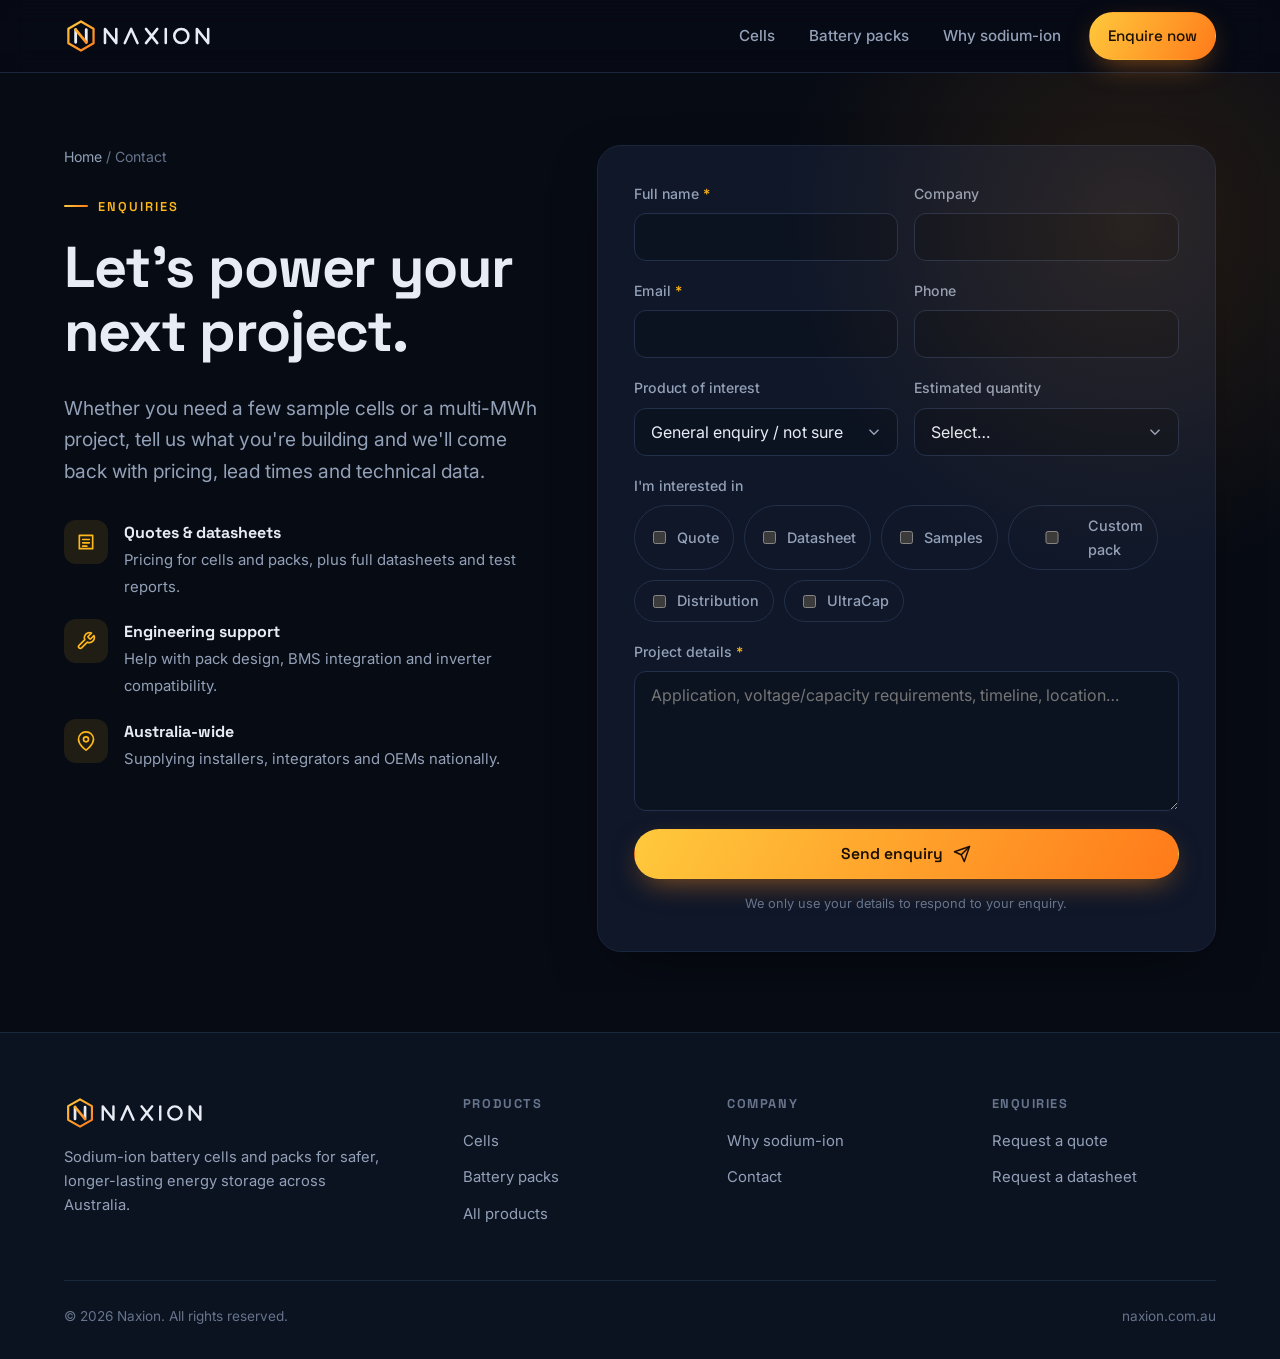
<file: contact.html>
<!doctype html>
<html lang="en-AU">
<head>
  <meta charset="utf-8">
  <meta name="viewport" content="width=device-width, initial-scale=1">
  <title>Contact &amp; Enquiries | Naxion</title>
  <meta name="description" content="Enquire about Naxion sodium-ion battery cells and packs. Request pricing, datasheets, samples or a custom pack design.">
  <link rel="canonical" href="https://naxion.com.au/contact.html">
  <meta property="og:title" content="Contact Naxion">
  <meta property="og:url" content="https://naxion.com.au/contact.html">
  <meta name="theme-color" content="#070b14">
  <link rel="icon" href="favicon.svg" type="image/svg+xml">
  <link rel="preconnect" href="https://fonts.googleapis.com">
  <link rel="preconnect" href="https://fonts.gstatic.com" crossorigin>
  <link href="https://fonts.googleapis.com/css2?family=Inter:wght@400;500;600&family=Space+Grotesk:wght@500;600;700&display=swap" rel="stylesheet">
  <link rel="stylesheet" href="assets/css/style.css">
</head>
<body>
  <header class="site-header">
    <div class="container nav">
      <a class="brand" href="index.html" aria-label="Naxion home"><img src="assets/img/logo.svg" alt="Naxion" width="208" height="48"></a>
      <button class="nav-toggle" type="button" aria-label="Menu" aria-expanded="false" aria-controls="nav-links">
        <svg viewBox="0 0 24 24" fill="none" stroke="currentColor" stroke-width="2" stroke-linecap="round"><path d="M4 7h16M4 12h16M4 17h16"/></svg>
      </button>
      <ul class="nav-links" id="nav-links">
        <li><a href="products.html?type=cell">Cells</a></li>
        <li><a href="products.html?type=pack">Battery packs</a></li>
        <li><a href="technology.html">Why sodium-ion</a></li>
        <li><a class="btn btn-primary" href="contact.html" aria-current="page">Enquire now</a></li>
      </ul>
    </div>
  </header>

  <main>
    <section class="page-hero">
      <div class="container contact-grid">
        <div>
          <nav class="breadcrumb" aria-label="Breadcrumb"><a href="index.html">Home</a> / Contact</nav>
          <span class="eyebrow">Enquiries</span>
          <h1>Let's power your next project.</h1>
          <p class="lead">Whether you need a few sample cells or a multi-MWh project, tell us what you're building and we'll come back with pricing, lead times and technical data.</p>
          <ul class="contact-points">
            <li>
              <span class="icon"><svg viewBox="0 0 24 24" fill="none" stroke="currentColor" stroke-width="2" stroke-linecap="round" stroke-linejoin="round"><path d="M4 4h16v16H4z"/><path d="M8 9h8M8 13h8M8 17h5"/></svg></span>
              <div><strong>Quotes &amp; datasheets</strong><span>Pricing for cells and packs, plus full datasheets and test reports.</span></div>
            </li>
            <li>
              <span class="icon"><svg viewBox="0 0 24 24" fill="none" stroke="currentColor" stroke-width="2" stroke-linecap="round" stroke-linejoin="round"><path d="M14.7 6.3a1 1 0 0 0 0 1.4l1.6 1.6a1 1 0 0 0 1.4 0l3.8-3.8a6 6 0 0 1-7.9 7.9l-6.9 6.9a2.1 2.1 0 0 1-3-3l6.9-6.9a6 6 0 0 1 7.9-7.9z"/></svg></span>
              <div><strong>Engineering support</strong><span>Help with pack design, BMS integration and inverter compatibility.</span></div>
            </li>
            <li>
              <span class="icon"><svg viewBox="0 0 24 24" fill="none" stroke="currentColor" stroke-width="2" stroke-linecap="round" stroke-linejoin="round"><path d="M21 10c0 7-9 13-9 13S3 17 3 10a9 9 0 0 1 18 0z"/><circle cx="12" cy="10" r="3"/></svg></span>
              <div><strong>Australia-wide</strong><span>Supplying installers, integrators and OEMs nationally.</span></div>
            </li>
          </ul>
        </div>

        <form id="enquiry-form" class="form-card">
          <!-- Web3Forms: replace with your access key from https://web3forms.com (it is safe to publish). -->
          <input type="hidden" name="access_key" value="b77c2652-15f5-4412-8086-e339170f9fb3">
          <input type="hidden" name="from_name" value="Naxion website">
          <input type="checkbox" name="botcheck" class="hp" tabindex="-1" autocomplete="off" aria-hidden="true">

          <div class="form-row">
            <div class="field">
              <label for="name">Full name <span class="req">*</span></label>
              <input id="name" name="name" type="text" autocomplete="name" required>
            </div>
            <div class="field">
              <label for="company">Company</label>
              <input id="company" name="company" type="text" autocomplete="organization">
            </div>
          </div>
          <div class="form-row">
            <div class="field">
              <label for="email">Email <span class="req">*</span></label>
              <input id="email" name="email" type="email" autocomplete="email" required>
            </div>
            <div class="field">
              <label for="phone">Phone</label>
              <input id="phone" name="phone" type="tel" autocomplete="tel">
            </div>
          </div>
          <div class="form-row">
            <div class="field">
              <label for="product">Product of interest</label>
              <select id="product" name="product">
                <option value="">General enquiry / not sure</option>
              </select>
            </div>
            <div class="field">
              <label for="quantity">Estimated quantity</label>
              <select id="quantity" name="quantity">
                <option value="">Select…</option>
                <option>Samples (1–10)</option>
                <option>10–100</option>
                <option>100–1,000</option>
                <option>1,000+</option>
                <option>Project (MWh scale)</option>
              </select>
            </div>
          </div>
          <div class="field">
            <span id="interest-label" style="font-size:.88rem;font-weight:500;color:var(--muted)">I'm interested in</span>
            <div class="check-group" role="group" aria-labelledby="interest-label">
              <label><input type="checkbox" name="interest" value="Quote"> Quote</label>
              <label><input type="checkbox" name="interest" value="Datasheet"> Datasheet</label>
              <label><input type="checkbox" name="interest" value="Samples"> Samples</label>
              <label><input type="checkbox" name="interest" value="Custom pack"> Custom pack</label>
              <label><input type="checkbox" name="interest" value="Distribution"> Distribution</label>
              <label><input type="checkbox" name="interest" value="UltraCap"> UltraCap</label>
            </div>
          </div>
          <div class="field">
            <label for="message">Project details <span class="req">*</span></label>
            <textarea id="message" name="message" required placeholder="Application, voltage/capacity requirements, timeline, location…"></textarea>
          </div>
          <button class="btn btn-primary" type="submit">Send enquiry
            <svg viewBox="0 0 24 24" fill="none" stroke="currentColor" stroke-width="2" stroke-linecap="round" stroke-linejoin="round"><path d="m22 2-7 20-4-9-9-4z"/><path d="M22 2 11 13"/></svg>
          </button>
          <div class="form-status" role="status" aria-live="polite"></div>
          <p class="fine">We only use your details to respond to your enquiry.</p>
        </form>
      </div>
    </section>
  </main>

  <footer class="site-footer">
    <div class="container">
      <div class="footer-grid">
        <div>
          <img src="assets/img/logo.svg" alt="Naxion" width="208" height="48">
          <p>Sodium-ion battery cells and packs for safer, longer-lasting energy storage across Australia.</p>
        </div>
        <div>
          <h4>Products</h4>
          <ul>
            <li><a href="products.html?type=cell">Cells</a></li>
            <li><a href="products.html?type=pack">Battery packs</a></li>
            <li><a href="products.html">All products</a></li>
          </ul>
        </div>
        <div>
          <h4>Company</h4>
          <ul>
            <li><a href="technology.html">Why sodium-ion</a></li>
            <li><a href="contact.html">Contact</a></li>
          </ul>
        </div>
        <div>
          <h4>Enquiries</h4>
          <ul>
            <li><a href="contact.html">Request a quote</a></li>
            <li><a href="contact.html?need=Datasheet">Request a datasheet</a></li>
          </ul>
        </div>
      </div>
      <div class="footer-bottom">
        <span>© <span data-year>2026</span> Naxion. All rights reserved.</span>
        <span>naxion.com.au</span>
      </div>
    </div>
  </footer>

  <script src="data/products.js"></script>
  <script src="assets/js/main.js"></script>
</body>
</html>
</file>
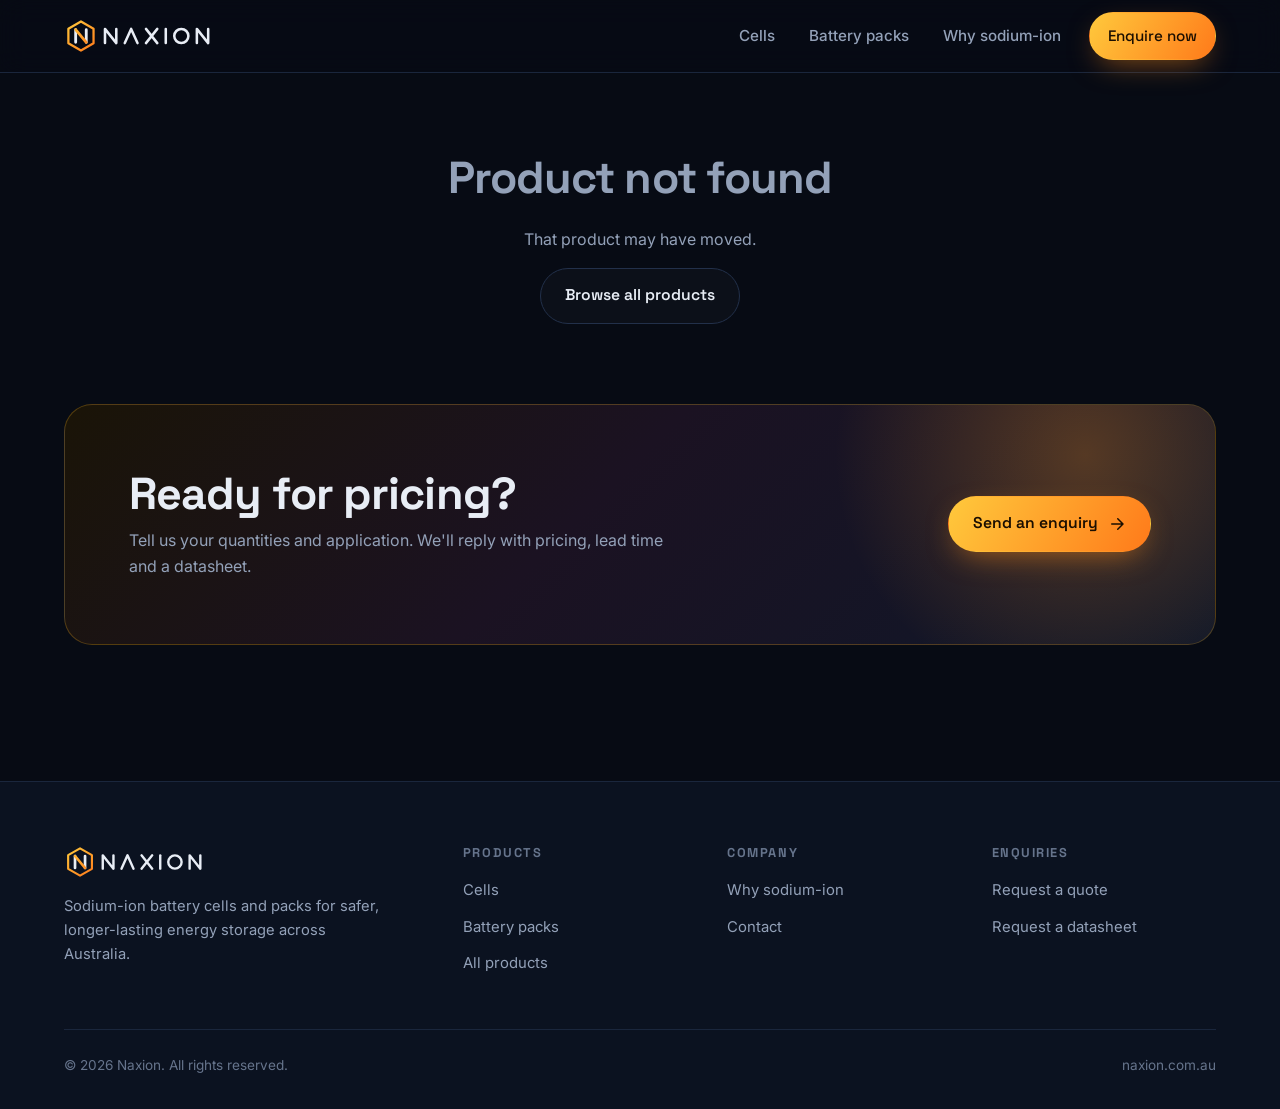
<file: product.html>
<!doctype html>
<html lang="en-AU">
<head>
  <meta charset="utf-8">
  <meta name="viewport" content="width=device-width, initial-scale=1">
  <title>Product | Naxion</title>
  <meta name="description" content="Naxion sodium-ion battery product specifications.">
  <meta name="theme-color" content="#070b14">
  <link rel="icon" href="favicon.svg" type="image/svg+xml">
  <link rel="preconnect" href="https://fonts.googleapis.com">
  <link rel="preconnect" href="https://fonts.gstatic.com" crossorigin>
  <link href="https://fonts.googleapis.com/css2?family=Inter:wght@400;500;600&family=Space+Grotesk:wght@500;600;700&display=swap" rel="stylesheet">
  <link rel="stylesheet" href="assets/css/style.css">
</head>
<body>
  <header class="site-header">
    <div class="container nav">
      <a class="brand" href="index.html" aria-label="Naxion home"><img src="assets/img/logo.svg" alt="Naxion" width="208" height="48"></a>
      <button class="nav-toggle" type="button" aria-label="Menu" aria-expanded="false" aria-controls="nav-links">
        <svg viewBox="0 0 24 24" fill="none" stroke="currentColor" stroke-width="2" stroke-linecap="round"><path d="M4 7h16M4 12h16M4 17h16"/></svg>
      </button>
      <ul class="nav-links" id="nav-links">
        <li><a href="products.html?type=cell">Cells</a></li>
        <li><a href="products.html?type=pack">Battery packs</a></li>
        <li><a href="technology.html">Why sodium-ion</a></li>
        <li><a class="btn btn-primary" href="contact.html">Enquire now</a></li>
      </ul>
    </div>
  </header>

  <main data-product-detail>
    <noscript><div class="container empty"><p>Please enable JavaScript to view product specifications, or <a href="contact.html">contact us</a> for a datasheet.</p></div></noscript>
  </main>

  <section style="padding-top:0">
    <div class="container">
      <div class="cta reveal">
        <div>
          <h2>Ready for pricing?</h2>
          <p>Tell us your quantities and application. We'll reply with pricing, lead time and a datasheet.</p>
        </div>
        <a class="btn btn-primary" href="contact.html">Send an enquiry
          <svg viewBox="0 0 24 24" fill="none" stroke="currentColor" stroke-width="2" stroke-linecap="round" stroke-linejoin="round"><path d="M5 12h14M13 5l7 7-7 7"/></svg>
        </a>
      </div>
    </div>
  </section>

  <footer class="site-footer">
    <div class="container">
      <div class="footer-grid">
        <div>
          <img src="assets/img/logo.svg" alt="Naxion" width="208" height="48">
          <p>Sodium-ion battery cells and packs for safer, longer-lasting energy storage across Australia.</p>
        </div>
        <div>
          <h4>Products</h4>
          <ul>
            <li><a href="products.html?type=cell">Cells</a></li>
            <li><a href="products.html?type=pack">Battery packs</a></li>
            <li><a href="products.html">All products</a></li>
          </ul>
        </div>
        <div>
          <h4>Company</h4>
          <ul>
            <li><a href="technology.html">Why sodium-ion</a></li>
            <li><a href="contact.html">Contact</a></li>
          </ul>
        </div>
        <div>
          <h4>Enquiries</h4>
          <ul>
            <li><a href="contact.html">Request a quote</a></li>
            <li><a href="contact.html?need=Datasheet">Request a datasheet</a></li>
          </ul>
        </div>
      </div>
      <div class="footer-bottom">
        <span>© <span data-year>2026</span> Naxion. All rights reserved.</span>
        <span>naxion.com.au</span>
      </div>
    </div>
  </footer>

  <script src="data/products.js"></script>
  <script src="assets/js/main.js"></script>
</body>
</html>
</file>
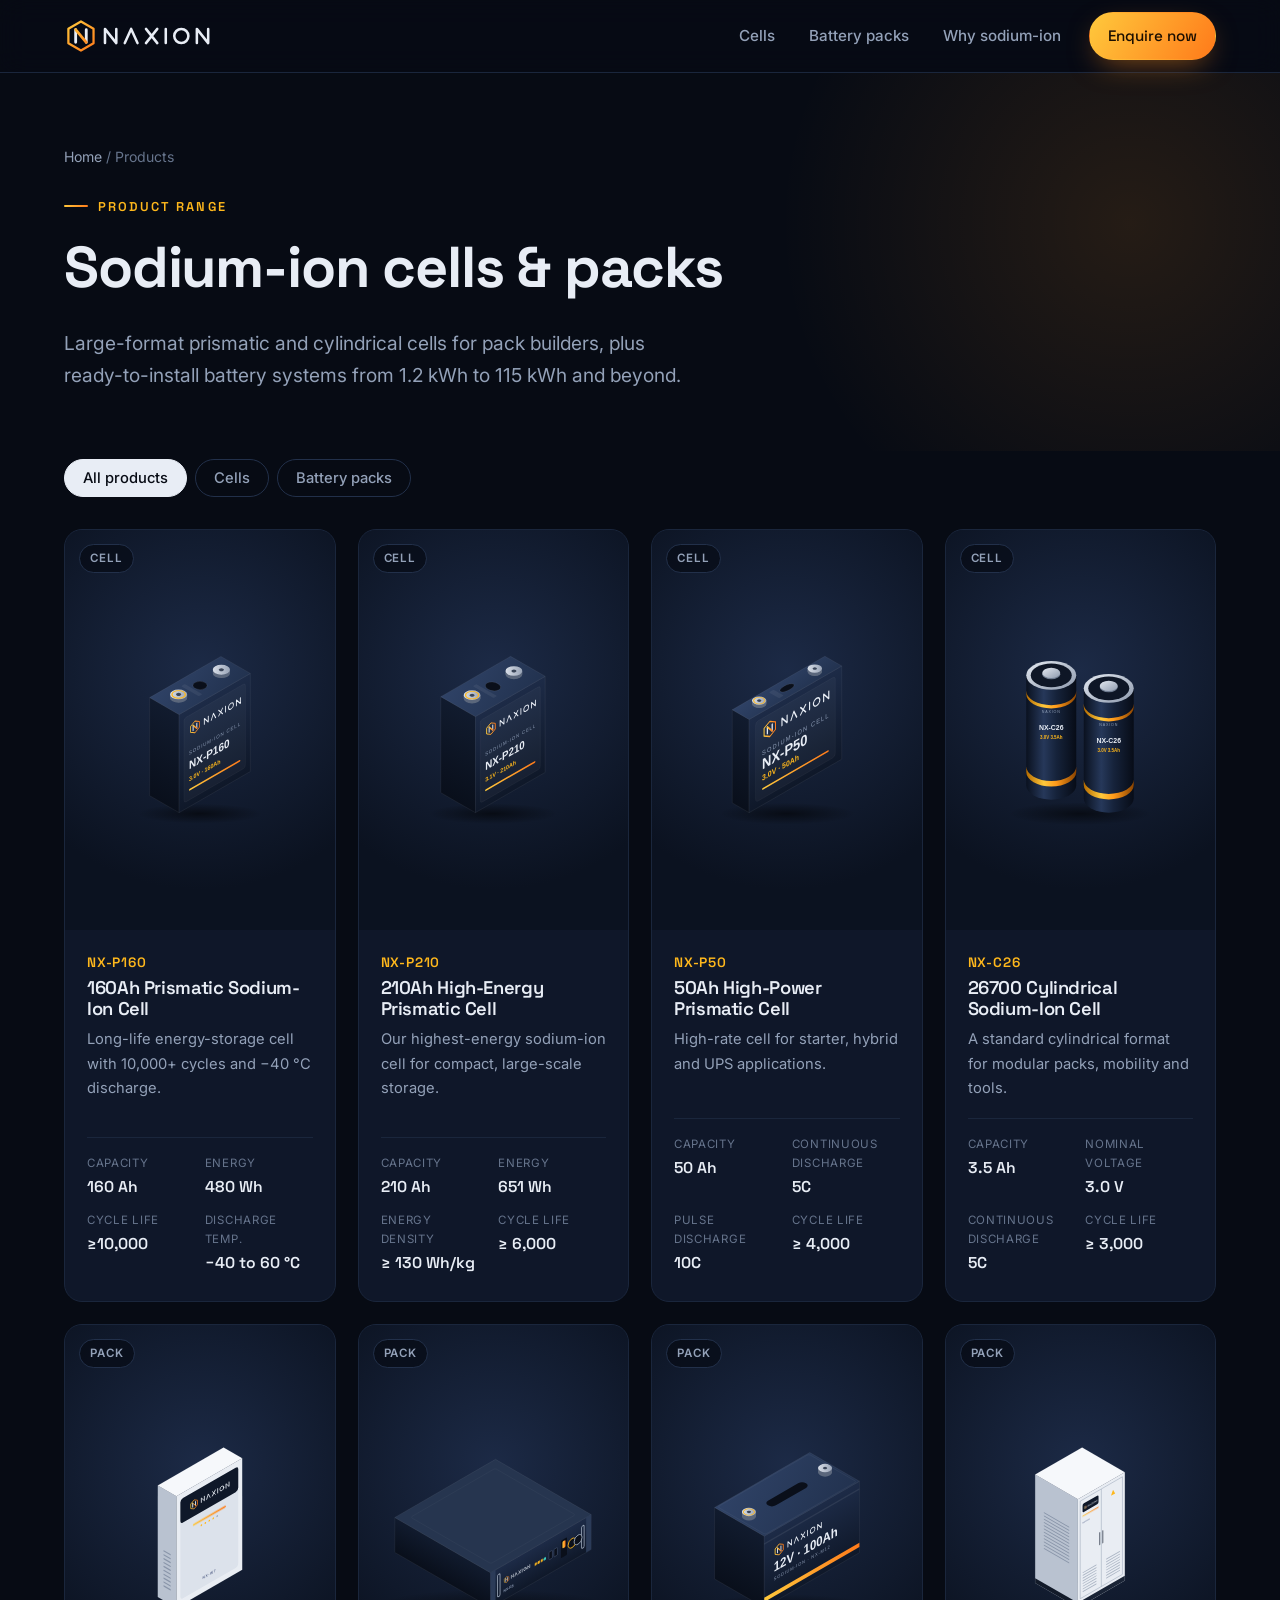
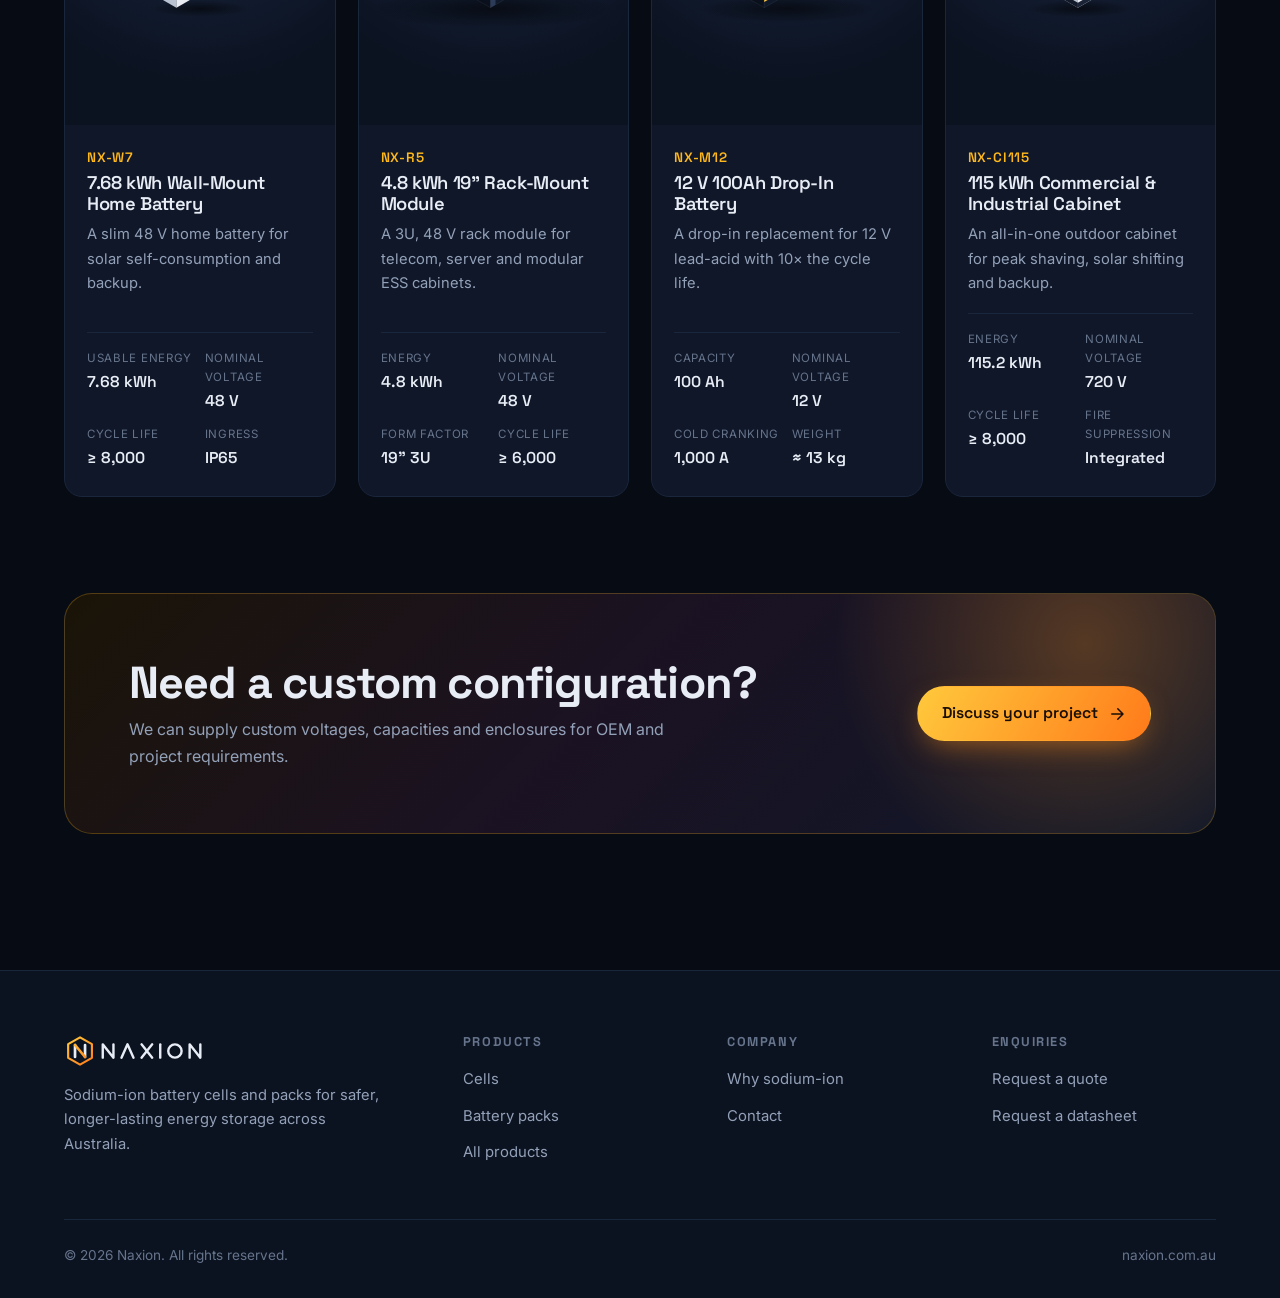
<file: products.html>
<!doctype html>
<html lang="en-AU">
<head>
  <meta charset="utf-8">
  <meta name="viewport" content="width=device-width, initial-scale=1">
  <title>Products | Sodium-Ion Cells &amp; Battery Packs | Naxion</title>
  <meta name="description" content="Browse Naxion sodium-ion battery cells (prismatic and cylindrical) and battery packs: wall-mount home batteries, 19-inch rack modules, 12 V drop-ins and C&amp;I cabinets.">
  <link rel="canonical" href="https://naxion.com.au/products.html">
  <meta property="og:title" content="Naxion sodium-ion cells & battery packs">
  <meta property="og:url" content="https://naxion.com.au/products.html">
  <meta name="theme-color" content="#070b14">
  <link rel="icon" href="favicon.svg" type="image/svg+xml">
  <link rel="preconnect" href="https://fonts.googleapis.com">
  <link rel="preconnect" href="https://fonts.gstatic.com" crossorigin>
  <link href="https://fonts.googleapis.com/css2?family=Inter:wght@400;500;600&family=Space+Grotesk:wght@500;600;700&display=swap" rel="stylesheet">
  <link rel="stylesheet" href="assets/css/style.css">
</head>
<body>
  <header class="site-header">
    <div class="container nav">
      <a class="brand" href="index.html" aria-label="Naxion home"><img src="assets/img/logo.svg" alt="Naxion" width="208" height="48"></a>
      <button class="nav-toggle" type="button" aria-label="Menu" aria-expanded="false" aria-controls="nav-links">
        <svg viewBox="0 0 24 24" fill="none" stroke="currentColor" stroke-width="2" stroke-linecap="round"><path d="M4 7h16M4 12h16M4 17h16"/></svg>
      </button>
      <ul class="nav-links" id="nav-links">
        <li><a href="products.html?type=cell">Cells</a></li>
        <li><a href="products.html?type=pack">Battery packs</a></li>
        <li><a href="technology.html">Why sodium-ion</a></li>
        <li><a class="btn btn-primary" href="contact.html">Enquire now</a></li>
      </ul>
    </div>
  </header>

  <main>
    <section class="page-hero">
      <div class="container">
        <nav class="breadcrumb" aria-label="Breadcrumb"><a href="index.html">Home</a> / Products</nav>
        <span class="eyebrow">Product range</span>
        <h1>Sodium-ion cells &amp; packs</h1>
        <p class="lead">Large-format prismatic and cylindrical cells for pack builders, plus ready-to-install battery systems from 1.2 kWh to 115 kWh and beyond.</p>
      </div>
    </section>

    <section style="padding-top:8px">
      <div class="container">
        <div class="filter-bar" data-filter role="group" aria-label="Filter products">
          <button class="chip" type="button" data-type="all">All products</button>
          <button class="chip" type="button" data-type="cell">Cells</button>
          <button class="chip" type="button" data-type="pack">Battery packs</button>
        </div>
        <div class="product-grid" data-product-grid="all"></div>
      </div>
    </section>

    <section style="padding-top:0">
      <div class="container">
        <div class="cta reveal">
          <div>
            <h2>Need a custom configuration?</h2>
            <p>We can supply custom voltages, capacities and enclosures for OEM and project requirements.</p>
          </div>
          <a class="btn btn-primary" href="contact.html?need=Custom%20pack">Discuss your project
            <svg viewBox="0 0 24 24" fill="none" stroke="currentColor" stroke-width="2" stroke-linecap="round" stroke-linejoin="round"><path d="M5 12h14M13 5l7 7-7 7"/></svg>
          </a>
        </div>
      </div>
    </section>
  </main>

  <footer class="site-footer">
    <div class="container">
      <div class="footer-grid">
        <div>
          <img src="assets/img/logo.svg" alt="Naxion" width="208" height="48">
          <p>Sodium-ion battery cells and packs for safer, longer-lasting energy storage across Australia.</p>
        </div>
        <div>
          <h4>Products</h4>
          <ul>
            <li><a href="products.html?type=cell">Cells</a></li>
            <li><a href="products.html?type=pack">Battery packs</a></li>
            <li><a href="products.html">All products</a></li>
          </ul>
        </div>
        <div>
          <h4>Company</h4>
          <ul>
            <li><a href="technology.html">Why sodium-ion</a></li>
            <li><a href="contact.html">Contact</a></li>
          </ul>
        </div>
        <div>
          <h4>Enquiries</h4>
          <ul>
            <li><a href="contact.html">Request a quote</a></li>
            <li><a href="contact.html?need=Datasheet">Request a datasheet</a></li>
          </ul>
        </div>
      </div>
      <div class="footer-bottom">
        <span>© <span data-year>2026</span> Naxion. All rights reserved.</span>
        <span>naxion.com.au</span>
      </div>
    </div>
  </footer>

  <script src="data/products.js"></script>
  <script src="assets/js/main.js"></script>
</body>
</html>
</file>
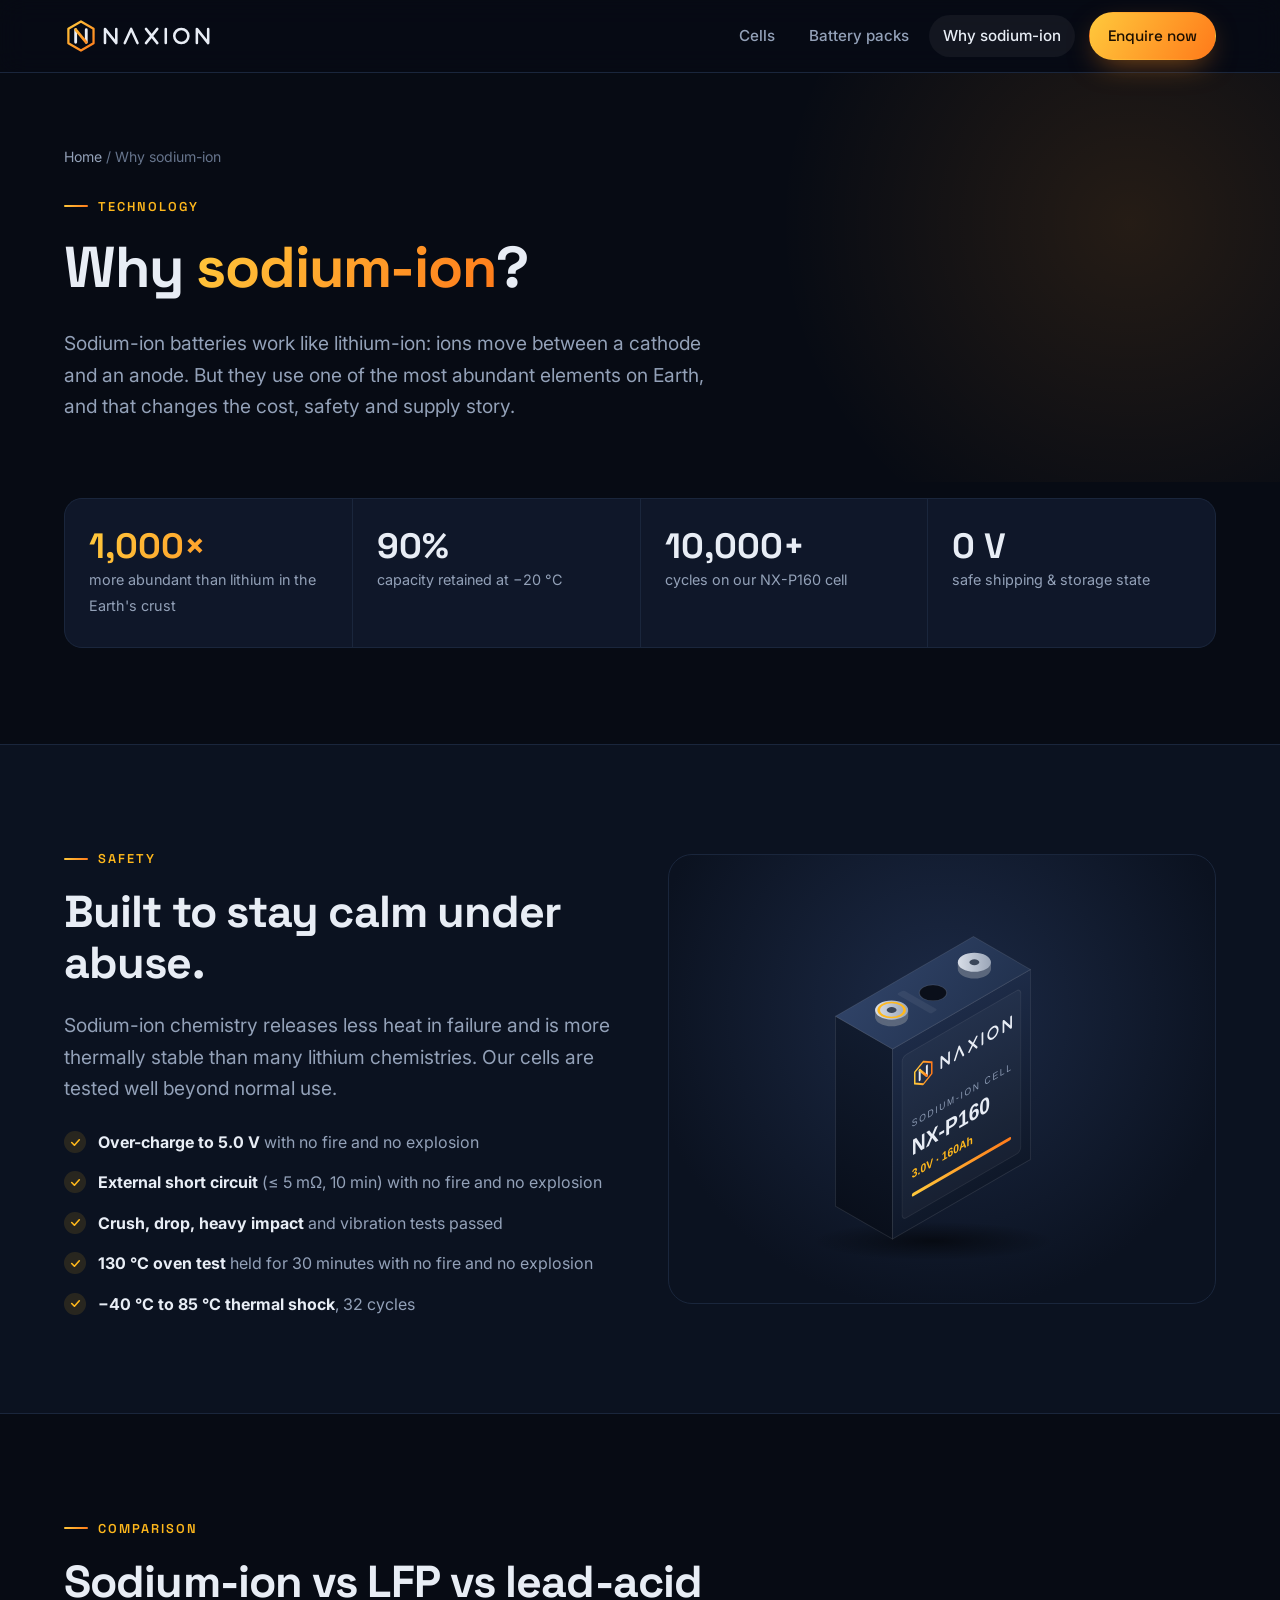
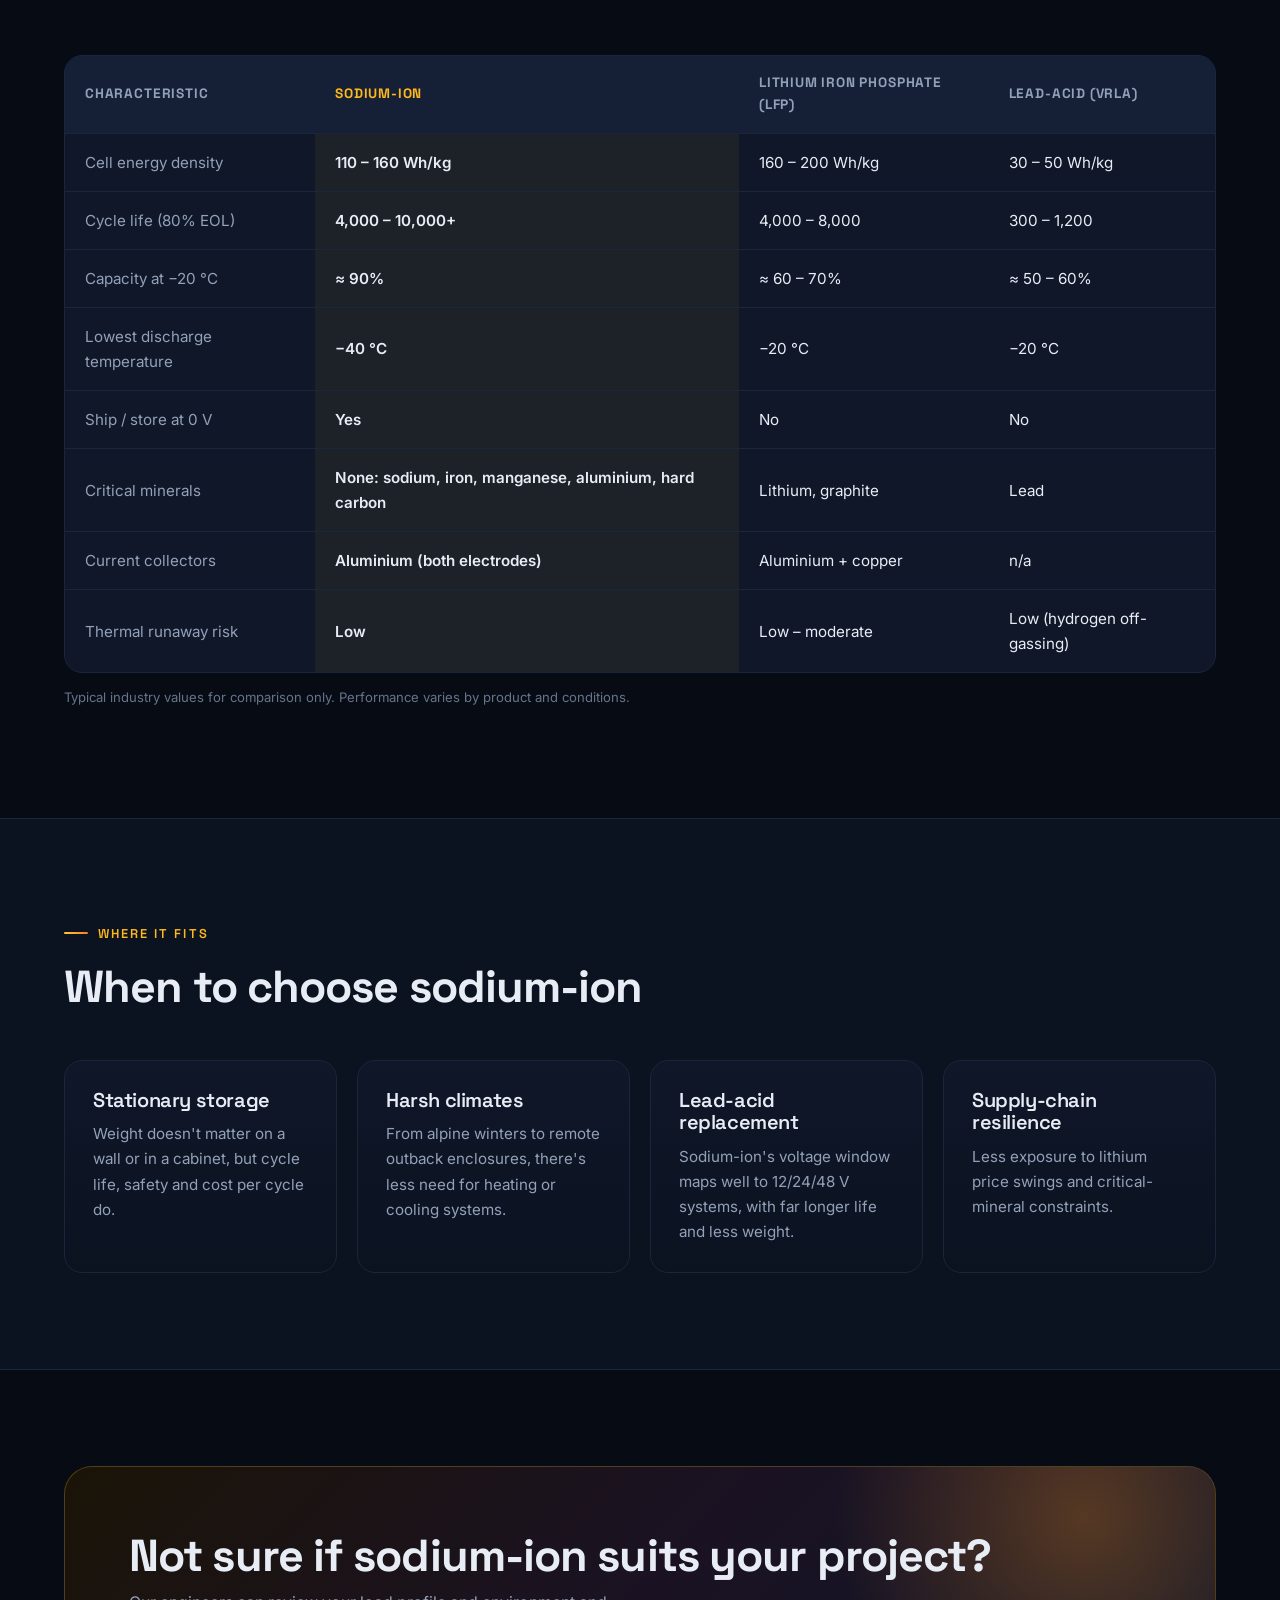
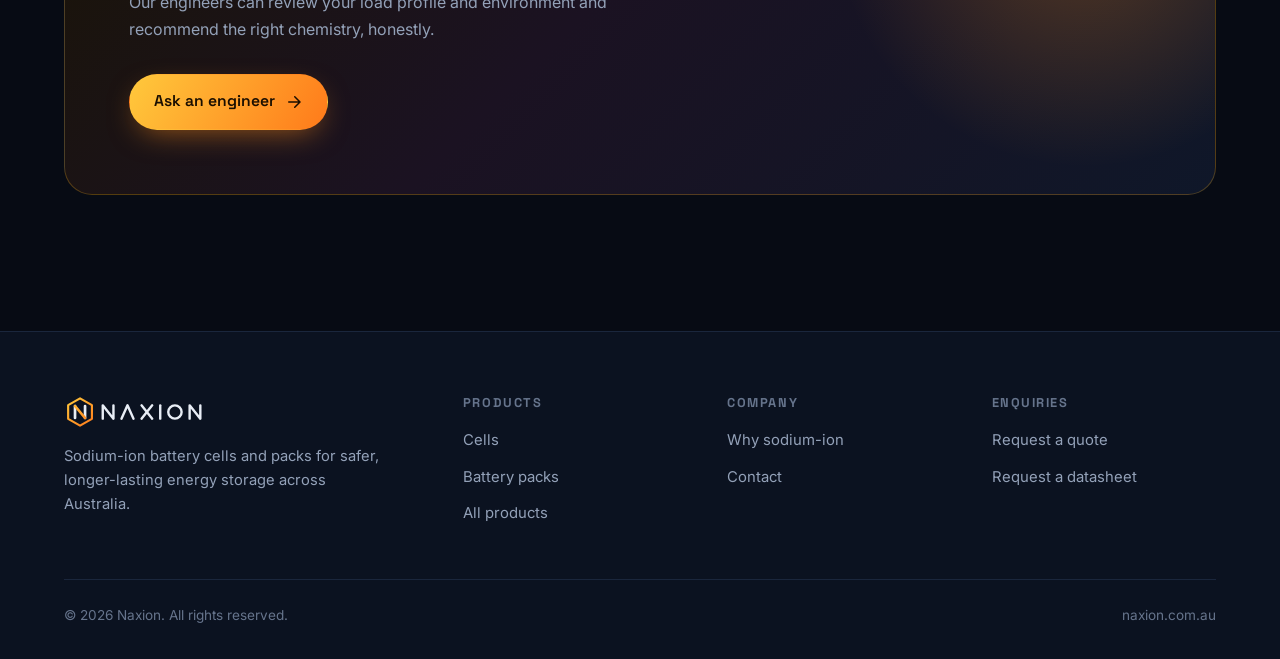
<file: technology.html>
<!doctype html>
<html lang="en-AU">
<head>
  <meta charset="utf-8">
  <meta name="viewport" content="width=device-width, initial-scale=1">
  <title>Why Sodium-Ion? | Sodium-Ion vs LFP vs Lead-Acid | Naxion</title>
  <meta name="description" content="How sodium-ion batteries compare with lithium iron phosphate (LFP) and lead-acid on safety, cold-weather performance, cycle life, transport and materials.">
  <link rel="canonical" href="https://naxion.com.au/technology.html">
  <meta property="og:title" content="Why sodium-ion? | Naxion">
  <meta property="og:url" content="https://naxion.com.au/technology.html">
  <meta name="theme-color" content="#070b14">
  <link rel="icon" href="favicon.svg" type="image/svg+xml">
  <link rel="preconnect" href="https://fonts.googleapis.com">
  <link rel="preconnect" href="https://fonts.gstatic.com" crossorigin>
  <link href="https://fonts.googleapis.com/css2?family=Inter:wght@400;500;600&family=Space+Grotesk:wght@500;600;700&display=swap" rel="stylesheet">
  <link rel="stylesheet" href="assets/css/style.css">
</head>
<body>
  <header class="site-header">
    <div class="container nav">
      <a class="brand" href="index.html" aria-label="Naxion home"><img src="assets/img/logo.svg" alt="Naxion" width="208" height="48"></a>
      <button class="nav-toggle" type="button" aria-label="Menu" aria-expanded="false" aria-controls="nav-links">
        <svg viewBox="0 0 24 24" fill="none" stroke="currentColor" stroke-width="2" stroke-linecap="round"><path d="M4 7h16M4 12h16M4 17h16"/></svg>
      </button>
      <ul class="nav-links" id="nav-links">
        <li><a href="products.html?type=cell">Cells</a></li>
        <li><a href="products.html?type=pack">Battery packs</a></li>
        <li><a href="technology.html" aria-current="page">Why sodium-ion</a></li>
        <li><a class="btn btn-primary" href="contact.html">Enquire now</a></li>
      </ul>
    </div>
  </header>

  <main>
    <section class="page-hero">
      <div class="container">
        <nav class="breadcrumb" aria-label="Breadcrumb"><a href="index.html">Home</a> / Why sodium-ion</nav>
        <span class="eyebrow">Technology</span>
        <h1>Why <span class="grad-text">sodium-ion</span>?</h1>
        <p class="lead">Sodium-ion batteries work like lithium-ion: ions move between a cathode and an anode. But they use one of the most abundant elements on Earth, and that changes the cost, safety and supply story.</p>
      </div>
    </section>

    <section style="padding-top:16px">
      <div class="container">
        <div class="stat-strip reveal">
          <div><strong class="grad-text">1,000×</strong><span>more abundant than lithium in the Earth's crust</span></div>
          <div><strong>90%</strong><span>capacity retained at −20 °C</span></div>
          <div><strong>10,000+</strong><span>cycles on our NX-P160 cell</span></div>
          <div><strong>0 V</strong><span>safe shipping &amp; storage state</span></div>
        </div>
      </div>
    </section>

    <section class="alt">
      <div class="container split">
        <div class="reveal">
          <span class="eyebrow">Safety</span>
          <h2>Built to stay calm under abuse.</h2>
          <p class="lead">Sodium-ion chemistry releases less heat in failure and is more thermally stable than many lithium chemistries. Our cells are tested well beyond normal use.</p>
          <ul class="checklist">
            <li><span><strong>Over-charge to 5.0 V</strong> with no fire and no explosion</span></li>
            <li><span><strong>External short circuit</strong> (≤ 5 mΩ, 10 min) with no fire and no explosion</span></li>
            <li><span><strong>Crush, drop, heavy impact</strong> and vibration tests passed</span></li>
            <li><span><strong>130 °C oven test</strong> held for 30 minutes with no fire and no explosion</span></li>
            <li><span><strong>−40 °C to 85 °C thermal shock</strong>, 32 cycles</span></li>
          </ul>
        </div>
        <div class="visual reveal"><img src="assets/img/products/nx-p160.svg" alt="NX-P160 sodium-ion prismatic cell" width="480" height="400" loading="lazy"></div>
      </div>
    </section>

    <section>
      <div class="container">
        <div class="section-head reveal">
          <div>
            <span class="eyebrow">Comparison</span>
            <h2>Sodium-ion vs LFP vs lead-acid</h2>
          </div>
        </div>
        <div class="table-wrap reveal">
          <table class="compare">
            <thead>
              <tr><th scope="col">Characteristic</th><th scope="col" class="hl">Sodium-ion</th><th scope="col">Lithium iron phosphate (LFP)</th><th scope="col">Lead-acid (VRLA)</th></tr>
            </thead>
            <tbody>
              <tr><td>Cell energy density</td><td class="hl">110 – 160 Wh/kg</td><td>160 – 200 Wh/kg</td><td>30 – 50 Wh/kg</td></tr>
              <tr><td>Cycle life (80% EOL)</td><td class="hl">4,000 – 10,000+</td><td>4,000 – 8,000</td><td>300 – 1,200</td></tr>
              <tr><td>Capacity at −20 °C</td><td class="hl">≈ 90%</td><td>≈ 60 – 70%</td><td>≈ 50 – 60%</td></tr>
              <tr><td>Lowest discharge temperature</td><td class="hl">−40 °C</td><td>−20 °C</td><td>−20 °C</td></tr>
              <tr><td>Ship / store at 0 V</td><td class="hl">Yes</td><td>No</td><td>No</td></tr>
              <tr><td>Critical minerals</td><td class="hl">None: sodium, iron, manganese, aluminium, hard carbon</td><td>Lithium, graphite</td><td>Lead</td></tr>
              <tr><td>Current collectors</td><td class="hl">Aluminium (both electrodes)</td><td>Aluminium + copper</td><td>n/a</td></tr>
              <tr><td>Thermal runaway risk</td><td class="hl">Low</td><td>Low – moderate</td><td>Low (hydrogen off-gassing)</td></tr>
            </tbody>
          </table>
        </div>
        <p class="note">Typical industry values for comparison only. Performance varies by product and conditions.</p>
      </div>
    </section>

    <section class="alt">
      <div class="container">
        <div class="section-head reveal">
          <div>
            <span class="eyebrow">Where it fits</span>
            <h2>When to choose sodium-ion</h2>
          </div>
        </div>
        <div class="features">
          <div class="feature reveal"><h3>Stationary storage</h3><p>Weight doesn't matter on a wall or in a cabinet, but cycle life, safety and cost per cycle do.</p></div>
          <div class="feature reveal"><h3>Harsh climates</h3><p>From alpine winters to remote outback enclosures, there's less need for heating or cooling systems.</p></div>
          <div class="feature reveal"><h3>Lead-acid replacement</h3><p>Sodium-ion's voltage window maps well to 12/24/48 V systems, with far longer life and less weight.</p></div>
          <div class="feature reveal"><h3>Supply-chain resilience</h3><p>Less exposure to lithium price swings and critical-mineral constraints.</p></div>
        </div>
      </div>
    </section>

    <section>
      <div class="container">
        <div class="cta reveal">
          <div>
            <h2>Not sure if sodium-ion suits your project?</h2>
            <p>Our engineers can review your load profile and environment and recommend the right chemistry, honestly.</p>
          </div>
          <a class="btn btn-primary" href="contact.html">Ask an engineer
            <svg viewBox="0 0 24 24" fill="none" stroke="currentColor" stroke-width="2" stroke-linecap="round" stroke-linejoin="round"><path d="M5 12h14M13 5l7 7-7 7"/></svg>
          </a>
        </div>
      </div>
    </section>
  </main>

  <footer class="site-footer">
    <div class="container">
      <div class="footer-grid">
        <div>
          <img src="assets/img/logo.svg" alt="Naxion" width="208" height="48">
          <p>Sodium-ion battery cells and packs for safer, longer-lasting energy storage across Australia.</p>
        </div>
        <div>
          <h4>Products</h4>
          <ul>
            <li><a href="products.html?type=cell">Cells</a></li>
            <li><a href="products.html?type=pack">Battery packs</a></li>
            <li><a href="products.html">All products</a></li>
          </ul>
        </div>
        <div>
          <h4>Company</h4>
          <ul>
            <li><a href="technology.html">Why sodium-ion</a></li>
            <li><a href="contact.html">Contact</a></li>
          </ul>
        </div>
        <div>
          <h4>Enquiries</h4>
          <ul>
            <li><a href="contact.html">Request a quote</a></li>
            <li><a href="contact.html?need=Datasheet">Request a datasheet</a></li>
          </ul>
        </div>
      </div>
      <div class="footer-bottom">
        <span>© <span data-year>2026</span> Naxion. All rights reserved.</span>
        <span>naxion.com.au</span>
      </div>
    </div>
  </footer>

  <script src="data/products.js"></script>
  <script src="assets/js/main.js"></script>
</body>
</html>
</file>
<file: assets/css/style.css>
/* ==========================================================================
   Naxion — sodium-ion batteries
   Brand: "Sodium amber" (the 589 nm sodium D-line glow) on deep night navy.
   ========================================================================== */

:root {
  --bg: #070b14;
  --bg-2: #0b1220;
  --surface: #0f1729;
  --surface-2: #152036;
  --line: #22304a;
  --line-soft: #1a263c;
  --text: #e8edf5;
  --muted: #93a1b8;
  --faint: #66748c;
  --amber: #ffb81c;
  --amber-2: #ff7a1a;
  --teal: #3dd6c8;
  --grad: linear-gradient(120deg, #ffc93c 0%, #ff7a1a 100%);
  --radius: 18px;
  --radius-sm: 10px;
  --max: 1200px;
  --font-head: "Space Grotesk", "Segoe UI", system-ui, sans-serif;
  --font-body: "Inter", "Segoe UI", system-ui, -apple-system, sans-serif;
  --shadow: 0 20px 60px -20px rgba(0, 0, 0, 0.6);
  color-scheme: dark;
}

*,
*::before,
*::after { box-sizing: border-box; }

html { scroll-behavior: smooth; -webkit-text-size-adjust: 100%; }

body {
  margin: 0;
  background: var(--bg);
  color: var(--text);
  font-family: var(--font-body);
  font-size: 16px;
  line-height: 1.65;
  -webkit-font-smoothing: antialiased;
  overflow-x: hidden;
}

img { max-width: 100%; display: block; }
a { color: inherit; text-decoration: none; }
h1, h2, h3, h4 { font-family: var(--font-head); line-height: 1.12; margin: 0 0 0.5em; letter-spacing: -0.02em; }
h1 { font-size: clamp(2.4rem, 6vw, 4.4rem); font-weight: 700; }
h2 { font-size: clamp(1.8rem, 4vw, 2.8rem); font-weight: 700; }
h3 { font-size: 1.25rem; font-weight: 600; }
p { margin: 0 0 1em; }

.container { width: 100%; max-width: var(--max); margin: 0 auto; padding: 0 24px; }
@media (max-width: 600px) { .container { padding: 0 16px; } }

.grad-text {
  background: var(--grad);
  -webkit-background-clip: text;
  background-clip: text;
  color: transparent;
}

.eyebrow {
  display: inline-flex;
  align-items: center;
  gap: 10px;
  font-family: var(--font-head);
  font-size: 0.8rem;
  font-weight: 600;
  letter-spacing: 0.16em;
  text-transform: uppercase;
  color: var(--amber);
  margin-bottom: 18px;
}
.eyebrow::before { content: ""; width: 24px; height: 2px; background: var(--grad); border-radius: 2px; }

.lead { font-size: clamp(1.05rem, 1.6vw, 1.2rem); color: var(--muted); max-width: 640px; }

/* ---------------------------------------------------------------- Buttons */
.btn {
  display: inline-flex;
  align-items: center;
  gap: 10px;
  padding: 14px 24px;
  border-radius: 999px;
  font-family: var(--font-head);
  font-weight: 600;
  font-size: 0.98rem;
  border: 1px solid transparent;
  cursor: pointer;
  transition: transform 0.2s ease, box-shadow 0.2s ease, background 0.2s ease, border-color 0.2s ease;
  white-space: nowrap;
}
.btn svg { width: 18px; height: 18px; }
.btn-primary { background: var(--grad); color: #1a0e00; box-shadow: 0 10px 30px -10px rgba(255, 140, 26, 0.6); }
.btn-primary:hover { transform: translateY(-2px); box-shadow: 0 16px 40px -12px rgba(255, 140, 26, 0.75); }
.btn-ghost { border-color: var(--line); color: var(--text); background: rgba(255, 255, 255, 0.02); }
.btn-ghost:hover { border-color: var(--amber); color: var(--amber); }
.btn-row { display: flex; flex-wrap: wrap; gap: 12px; }

/* ---------------------------------------------------------------- Header */
.site-header {
  position: sticky;
  top: 0;
  z-index: 50;
  background: rgba(7, 11, 20, 0.72);
  backdrop-filter: blur(14px) saturate(140%);
  -webkit-backdrop-filter: blur(14px) saturate(140%);
  border-bottom: 1px solid var(--line-soft);
}
.nav { display: flex; align-items: center; justify-content: space-between; height: 72px; gap: 24px; }
.brand img { height: 34px; width: auto; }
.nav-links { display: flex; align-items: center; gap: 6px; list-style: none; margin: 0; padding: 0; }
.nav-links a {
  display: block;
  padding: 8px 14px;
  border-radius: 999px;
  color: var(--muted);
  font-weight: 500;
  font-size: 0.95rem;
  transition: color 0.2s, background 0.2s;
}
.nav-links a:hover, .nav-links a[aria-current="page"] { color: var(--text); background: rgba(255, 255, 255, 0.05); }
.nav-links .btn { padding: 10px 18px; margin-left: 8px; color: #1a0e00; }
.nav-links .btn:hover, .nav-links .btn[aria-current="page"] { color: #1a0e00; background: var(--grad); }

.nav-toggle {
  display: none;
  background: none;
  border: 1px solid var(--line);
  border-radius: 10px;
  width: 44px;
  height: 44px;
  color: var(--text);
  cursor: pointer;
  align-items: center;
  justify-content: center;
}
.nav-toggle svg { width: 22px; height: 22px; }

@media (max-width: 860px) {
  .nav-toggle { display: inline-flex; }
  .nav-links {
    position: absolute;
    top: 72px;
    left: 0;
    right: 0;
    flex-direction: column;
    align-items: stretch;
    padding: 12px 16px 20px;
    background: rgba(7, 11, 20, 0.97);
    border-bottom: 1px solid var(--line-soft);
    display: none;
  }
  .nav-links.open { display: flex; }
  .nav-links a { padding: 12px 14px; }
  .nav-links .btn { margin: 8px 0 0; justify-content: center; }
}

/* ---------------------------------------------------------------- Hero */
.hero { position: relative; padding: 96px 0 80px; overflow: hidden; }
.hero::before {
  content: "";
  position: absolute;
  inset: -20% -10% auto auto;
  width: 900px;
  height: 900px;
  background: radial-gradient(closest-side, rgba(255, 150, 30, 0.18), transparent 70%);
  pointer-events: none;
}
.hero::after {
  content: "";
  position: absolute;
  inset: 0;
  background-image:
    linear-gradient(rgba(255, 255, 255, 0.035) 1px, transparent 1px),
    linear-gradient(90deg, rgba(255, 255, 255, 0.035) 1px, transparent 1px);
  background-size: 56px 56px;
  mask-image: radial-gradient(ellipse at 70% 30%, #000 0%, transparent 65%);
  -webkit-mask-image: radial-gradient(ellipse at 70% 30%, #000 0%, transparent 65%);
  pointer-events: none;
}
.hero-grid { position: relative; z-index: 1; display: grid; grid-template-columns: 1.1fr 1fr; gap: 48px; align-items: center; }
.hero h1 { margin-bottom: 24px; }
.hero .lead { margin-bottom: 36px; }
.hero-visual { position: relative; aspect-ratio: 1 / 1; }
.hero-visual img { position: absolute; filter: drop-shadow(0 30px 40px rgba(0, 0, 0, 0.5)); }
.hero-visual .hv-1 { width: 78%; left: 0; top: 4%; }
.hero-visual .hv-2 { width: 56%; right: -4%; bottom: 0; }
.hero-visual .hv-ring {
  position: absolute;
  inset: 8%;
  border-radius: 50%;
  border: 1px dashed rgba(255, 184, 28, 0.25);
  animation: spin 60s linear infinite;
}
@keyframes spin { to { transform: rotate(360deg); } }

.hero-stats { display: flex; flex-wrap: wrap; gap: 36px; margin-top: 48px; padding-top: 32px; border-top: 1px solid var(--line-soft); }
.hero-stats div strong { display: block; font-family: var(--font-head); font-size: 1.9rem; font-weight: 700; }
.hero-stats div span { color: var(--muted); font-size: 0.9rem; }

@media (max-width: 900px) {
  .hero { padding: 56px 0 56px; }
  .hero-grid { grid-template-columns: 1fr; }
  .hero-visual { max-width: 460px; width: 100%; margin: 0 auto; }
}

/* ---------------------------------------------------------------- Sections */
section { padding: 96px 0; }
section[id] { scroll-margin-top: 72px; }
.section-head { display: flex; justify-content: space-between; align-items: end; gap: 24px; flex-wrap: wrap; margin-bottom: 48px; }
.section-head h2 { margin: 0; max-width: 680px; }
.section-head p { margin: 12px 0 0; }
.alt { background: var(--bg-2); border-top: 1px solid var(--line-soft); border-bottom: 1px solid var(--line-soft); }
@media (max-width: 600px) { section { padding: 64px 0; } }

/* Feature cards */
.features { display: grid; grid-template-columns: repeat(4, 1fr); gap: 20px; }
.feature {
  padding: 28px;
  border-radius: var(--radius);
  background: linear-gradient(180deg, var(--surface), var(--bg-2));
  border: 1px solid var(--line-soft);
  transition: border-color 0.25s, transform 0.25s;
}
.feature:hover { border-color: rgba(255, 184, 28, 0.4); transform: translateY(-4px); }
.feature .icon {
  width: 48px;
  height: 48px;
  border-radius: 14px;
  display: grid;
  place-items: center;
  background: rgba(255, 184, 28, 0.1);
  color: var(--amber);
  margin-bottom: 20px;
}
.feature .icon svg { width: 24px; height: 24px; }
.feature p { color: var(--muted); margin: 0; font-size: 0.95rem; }
@media (max-width: 1000px) { .features { grid-template-columns: repeat(2, 1fr); } }
@media (max-width: 560px) { .features { grid-template-columns: 1fr; } }

/* ---------------------------------------------------------------- Product cards */
.filter-bar { display: flex; gap: 8px; flex-wrap: wrap; margin-bottom: 32px; }
.chip {
  padding: 9px 18px;
  border-radius: 999px;
  border: 1px solid var(--line);
  background: transparent;
  color: var(--muted);
  font: 500 0.92rem var(--font-body);
  cursor: pointer;
  transition: all 0.2s;
}
.chip:hover { color: var(--text); border-color: var(--muted); }
.chip[aria-pressed="true"] { background: var(--text); color: var(--bg); border-color: var(--text); }

.product-grid { display: grid; grid-template-columns: repeat(auto-fill, minmax(270px, 1fr)); gap: 22px; }
.product-grid.cols-3 { grid-template-columns: repeat(3, 1fr); }
@media (max-width: 900px) { .product-grid.cols-3 { grid-template-columns: 1fr; max-width: 480px; } }
.product-card {
  display: flex;
  flex-direction: column;
  border-radius: var(--radius);
  background: var(--surface);
  border: 1px solid var(--line-soft);
  overflow: hidden;
  transition: transform 0.25s, border-color 0.25s, box-shadow 0.25s;
}
.product-card:hover { transform: translateY(-6px); border-color: rgba(255, 184, 28, 0.45); box-shadow: var(--shadow); }
.product-card .media {
  aspect-ratio: 6 / 5;
  background: radial-gradient(circle at 50% 35%, #1c2a46, #0b1220 75%);
  display: grid;
  place-items: center;
  position: relative;
}
.product-card .media img { width: 92%; transition: transform 0.4s ease; }
.product-card:hover .media img { transform: scale(1.04); }
.product-card .badge {
  position: absolute;
  top: 14px;
  left: 14px;
  padding: 4px 10px;
  border-radius: 999px;
  font-size: 0.72rem;
  font-weight: 600;
  letter-spacing: 0.08em;
  text-transform: uppercase;
  background: rgba(7, 11, 20, 0.7);
  border: 1px solid var(--line);
  color: var(--muted);
}
.product-card .body { padding: 22px 22px 24px; display: flex; flex-direction: column; flex: 1; }
.product-card .model { font-family: var(--font-head); font-size: 0.85rem; color: var(--amber); font-weight: 600; letter-spacing: 0.06em; }
.product-card h3 { margin: 4px 0 8px; font-size: 1.15rem; }
.product-card p { color: var(--muted); font-size: 0.92rem; margin-bottom: 18px; }
.mini-specs { display: grid; grid-template-columns: 1fr 1fr; gap: 10px; margin-top: auto; padding-top: 16px; border-top: 1px solid var(--line-soft); }
.mini-specs div span { display: block; font-size: 0.72rem; color: var(--faint); text-transform: uppercase; letter-spacing: 0.06em; }
.mini-specs div strong { font-family: var(--font-head); font-size: 0.98rem; font-weight: 600; }

/* ---------------------------------------------------------------- Comparison table */
.table-wrap { overflow-x: auto; border-radius: var(--radius); border: 1px solid var(--line-soft); background: var(--surface); }
.compare { width: 100%; border-collapse: collapse; min-width: 640px; }
.compare th, .compare td { padding: 16px 20px; text-align: left; border-bottom: 1px solid var(--line-soft); font-size: 0.95rem; }
.compare thead th { font-family: var(--font-head); font-size: 0.85rem; letter-spacing: 0.06em; text-transform: uppercase; color: var(--muted); background: var(--surface-2); }
.compare thead th.hl { color: var(--amber); }
.compare td.hl { background: rgba(255, 184, 28, 0.06); font-weight: 600; }
.compare tbody tr:last-child td { border-bottom: 0; }
.compare td:first-child { color: var(--muted); }
.note { font-size: 0.82rem; color: var(--faint); margin-top: 14px; }

/* ---------------------------------------------------------------- Applications */
.apps { display: grid; grid-template-columns: repeat(3, 1fr); gap: 20px; }
.app {
  position: relative;
  padding: 32px 28px;
  border-radius: var(--radius);
  border: 1px solid var(--line-soft);
  background: var(--surface);
  overflow: hidden;
}
.app .num { font-family: var(--font-head); font-size: 0.85rem; color: var(--amber); font-weight: 600; }
.app h3 { margin: 10px 0 8px; }
.app p { color: var(--muted); margin: 0; font-size: 0.95rem; }
@media (max-width: 900px) { .apps { grid-template-columns: 1fr; } }

/* ---------------------------------------------------------------- CTA */
.cta {
  position: relative;
  border-radius: 28px;
  padding: 64px;
  overflow: hidden;
  background: linear-gradient(135deg, #1a1407 0%, #1b1222 45%, #0f1729 100%);
  border: 1px solid rgba(255, 184, 28, 0.25);
  display: flex;
  justify-content: space-between;
  align-items: center;
  gap: 32px;
  flex-wrap: wrap;
}
.cta::before {
  content: "";
  position: absolute;
  width: 500px;
  height: 500px;
  right: -120px;
  top: -200px;
  background: radial-gradient(closest-side, rgba(255, 150, 30, 0.28), transparent);
}
.cta > * { position: relative; }
.cta h2 { margin: 0 0 8px; }
.cta p { color: var(--muted); margin: 0; max-width: 560px; }
@media (max-width: 600px) { .cta { padding: 36px 24px; } }

/* ---------------------------------------------------------------- Page header */
.page-hero { padding: 72px 0 40px; position: relative; overflow: hidden; }
.page-hero::before {
  content: "";
  position: absolute;
  inset: -200px -200px auto auto;
  width: 700px;
  height: 700px;
  background: radial-gradient(closest-side, rgba(255, 150, 30, 0.12), transparent);
  pointer-events: none;
}
.page-hero h1 { font-size: clamp(2.2rem, 5vw, 3.6rem); }
.breadcrumb { font-size: 0.88rem; color: var(--faint); margin-bottom: 20px; }
.breadcrumb a { color: var(--muted); }
.breadcrumb a:hover { color: var(--amber); }

/* ---------------------------------------------------------------- Product detail */
.pd { display: grid; grid-template-columns: 1.05fr 1fr; gap: 56px; align-items: start; padding-bottom: 40px; }
.pd-gallery { position: sticky; top: 96px; }
.pd-main {
  aspect-ratio: 6 / 5;
  border-radius: 24px;
  background: radial-gradient(circle at 50% 35%, #1c2a46, #0b1220 75%);
  border: 1px solid var(--line-soft);
  display: grid;
  place-items: center;
}
.pd-main img { width: 90%; }
.pd-thumbs { display: flex; gap: 12px; margin-top: 12px; }
.pd-thumbs button {
  width: 88px;
  aspect-ratio: 6 / 5;
  padding: 4px;
  border-radius: 12px;
  border: 1px solid var(--line);
  background: var(--surface);
  cursor: pointer;
}
.pd-thumbs button[aria-current="true"] { border-color: var(--amber); }
.pd-info .model { font-family: var(--font-head); color: var(--amber); font-weight: 600; letter-spacing: 0.08em; }
.pd-info h1 { font-size: clamp(2rem, 4vw, 2.9rem); margin: 6px 0 14px; }
.pd-info .lead { margin-bottom: 28px; }
.highlights { display: grid; grid-template-columns: repeat(2, 1fr); gap: 12px; margin-bottom: 28px; }
.highlights div { padding: 18px 20px; border-radius: 14px; background: var(--surface); border: 1px solid var(--line-soft); }
.highlights span { display: block; font-size: 0.75rem; color: var(--faint); text-transform: uppercase; letter-spacing: 0.08em; }
.highlights strong { font-family: var(--font-head); font-size: 1.45rem; font-weight: 700; }
.tags { display: flex; flex-wrap: wrap; gap: 8px; margin: 0 0 28px; padding: 0; list-style: none; }
.tags li { padding: 6px 12px; border-radius: 999px; background: rgba(61, 214, 200, 0.08); color: var(--teal); font-size: 0.85rem; border: 1px solid rgba(61, 214, 200, 0.2); }
@media (max-width: 900px) {
  .pd { grid-template-columns: 1fr; gap: 32px; }
  .pd-gallery { position: static; }
}

.spec-groups { display: grid; grid-template-columns: repeat(2, 1fr); gap: 20px; }
.spec-group { border-radius: var(--radius); background: var(--surface); border: 1px solid var(--line-soft); overflow: hidden; }
.spec-group h3 { margin: 0; padding: 16px 22px; font-size: 0.85rem; letter-spacing: 0.1em; text-transform: uppercase; color: var(--amber); background: var(--surface-2); border-bottom: 1px solid var(--line-soft); }
.spec-group table { width: 100%; border-collapse: collapse; }
.spec-group th, .spec-group td { padding: 12px 22px; text-align: left; vertical-align: top; font-size: 0.93rem; border-bottom: 1px solid var(--line-soft); }
.spec-group tr:last-child th, .spec-group tr:last-child td { border-bottom: 0; }
.spec-group th { font-weight: 400; color: var(--muted); width: 48%; }
.spec-group td { font-weight: 500; }
@media (max-width: 800px) { .spec-groups { grid-template-columns: 1fr; } }

/* Capacity vs temperature chart */
.chart-card { border-radius: var(--radius); background: var(--surface); border: 1px solid var(--line-soft); padding: 28px; margin-top: 20px; }
.chart-card h3 { margin-bottom: 4px; }
.chart-card .sub { color: var(--muted); font-size: 0.9rem; margin-bottom: 18px; }
.temp-chart { width: 100%; height: auto; overflow: visible; }
.temp-chart .bar { fill: var(--amber); transition: opacity 0.15s; }
.temp-chart .bar.cold { fill: #5fb8ff; }
.temp-chart .hit { fill: transparent; cursor: default; }
.temp-chart .hit:hover + .bar, .temp-chart g:hover .bar { opacity: 0.8; }
.temp-chart text { fill: var(--muted); font: 12px var(--font-body); }
.temp-chart .val { fill: var(--text); font-weight: 600; }
.temp-chart .grid { stroke: var(--line-soft); stroke-width: 1; }
.temp-chart .axis { stroke: var(--line); stroke-width: 1; }
.chart-tip {
  position: fixed;
  pointer-events: none;
  padding: 8px 12px;
  border-radius: 10px;
  background: #0b1220;
  border: 1px solid var(--line);
  font-size: 0.85rem;
  box-shadow: var(--shadow);
  opacity: 0;
  transition: opacity 0.12s;
  z-index: 100;
}
.chart-legend { display: flex; gap: 18px; font-size: 0.82rem; color: var(--muted); margin-top: 10px; }
.chart-legend span::before { content: ""; display: inline-block; width: 10px; height: 10px; border-radius: 3px; margin-right: 6px; vertical-align: -1px; background: var(--amber); }
.chart-legend span.cold::before { background: #5fb8ff; }

/* ---------------------------------------------------------------- Contact */
.contact-grid { display: grid; grid-template-columns: 1fr 1.3fr; gap: 56px; align-items: start; }
.contact-points { list-style: none; padding: 0; margin: 32px 0 0; display: grid; gap: 20px; }
.contact-points li { display: flex; gap: 16px; }
.contact-points .icon { flex: none; width: 44px; height: 44px; border-radius: 12px; display: grid; place-items: center; background: rgba(255, 184, 28, 0.1); color: var(--amber); }
.contact-points .icon svg { width: 20px; height: 20px; }
.contact-points strong { display: block; font-family: var(--font-head); }
.contact-points span { color: var(--muted); font-size: 0.93rem; }

.form-card { padding: 36px; border-radius: 24px; background: var(--surface); border: 1px solid var(--line-soft); box-shadow: var(--shadow); }
.form-row { display: grid; grid-template-columns: 1fr 1fr; gap: 16px; }
.field { display: flex; flex-direction: column; gap: 8px; margin-bottom: 18px; }
.field label { font-size: 0.88rem; font-weight: 500; color: var(--muted); }
.field label .req { color: var(--amber); }
.field input, .field select, .field textarea {
  width: 100%;
  padding: 13px 16px;
  border-radius: 12px;
  border: 1px solid var(--line);
  background: var(--bg-2);
  color: var(--text);
  font: 400 1rem var(--font-body);
  transition: border-color 0.2s, box-shadow 0.2s;
}
.field textarea { min-height: 140px; resize: vertical; }
.field input:focus, .field select:focus, .field textarea:focus { outline: none; border-color: var(--amber); box-shadow: 0 0 0 4px rgba(255, 184, 28, 0.15); }
.field select { appearance: none; background-image: url("data:image/svg+xml,%3Csvg xmlns='http://www.w3.org/2000/svg' viewBox='0 0 24 24' fill='none' stroke='%2393a1b8' stroke-width='2'%3E%3Cpath d='m6 9 6 6 6-6'/%3E%3C/svg%3E"); background-repeat: no-repeat; background-position: right 14px center; background-size: 18px; padding-right: 44px; }
.check-group { display: flex; flex-wrap: wrap; gap: 10px; }
.check-group label {
  display: inline-flex;
  align-items: center;
  gap: 8px;
  padding: 8px 14px;
  border-radius: 999px;
  border: 1px solid var(--line);
  font-size: 0.9rem;
  color: var(--muted);
  cursor: pointer;
}
.check-group input { accent-color: var(--amber); }
.check-group label:has(input:checked) { border-color: var(--amber); color: var(--text); background: rgba(255, 184, 28, 0.08); }
.form-status { margin-top: 16px; padding: 14px 18px; border-radius: 12px; font-size: 0.95rem; display: none; }
.form-status.ok { display: block; background: rgba(61, 214, 200, 0.1); border: 1px solid rgba(61, 214, 200, 0.3); color: var(--teal); }
.form-status.err { display: block; background: rgba(255, 90, 90, 0.1); border: 1px solid rgba(255, 90, 90, 0.3); color: #ff9a9a; }
.form-card .btn { width: 100%; justify-content: center; }
.form-card .btn[disabled] { opacity: 0.6; cursor: wait; }
.fine { font-size: 0.8rem; color: var(--faint); margin: 14px 0 0; text-align: center; }
.hp { position: absolute; left: -9999px; }
@media (max-width: 900px) { .contact-grid { grid-template-columns: 1fr; } }
@media (max-width: 560px) { .form-row { grid-template-columns: 1fr; gap: 0; } .form-card { padding: 24px 18px; } }

/* ---------------------------------------------------------------- Prose / tech */
.split { display: grid; grid-template-columns: 1fr 1fr; gap: 56px; align-items: center; }
.split .visual { border-radius: 24px; background: radial-gradient(circle at 50% 35%, #1c2a46, #0b1220 75%); border: 1px solid var(--line-soft); padding: 24px; }
@media (max-width: 900px) { .split { grid-template-columns: 1fr; gap: 32px; } }
.checklist { list-style: none; padding: 0; margin: 24px 0 0; display: grid; gap: 14px; }
.checklist li { display: flex; gap: 12px; color: var(--muted); }
.checklist li::before {
  content: "";
  flex: none;
  width: 22px;
  height: 22px;
  margin-top: 2px;
  border-radius: 50%;
  background: rgba(255, 184, 28, 0.12) url("data:image/svg+xml,%3Csvg xmlns='http://www.w3.org/2000/svg' viewBox='0 0 24 24' fill='none' stroke='%23ffb81c' stroke-width='3' stroke-linecap='round' stroke-linejoin='round'%3E%3Cpath d='m5 12 5 5 9-10'/%3E%3C/svg%3E") center / 13px no-repeat;
}
.checklist li strong { color: var(--text); }

.stat-strip { display: grid; grid-template-columns: repeat(4, 1fr); gap: 1px; background: var(--line-soft); border-radius: var(--radius); overflow: hidden; border: 1px solid var(--line-soft); }
.stat-strip div { background: var(--surface); padding: 28px 24px; }
.stat-strip strong { display: block; font-family: var(--font-head); font-size: 2.2rem; font-weight: 700; line-height: 1.1; }
.stat-strip span { color: var(--muted); font-size: 0.9rem; }
@media (max-width: 800px) { .stat-strip { grid-template-columns: 1fr 1fr; } }

/* ---------------------------------------------------------------- UltraCap sub-brand (teal) */
.theme-ultracap {
  --amber: #3dd6c8;
  --grad: linear-gradient(120deg, #6ff0e2 0%, #1fa7c9 100%);
}
.theme-ultracap .btn-primary { color: #00201d; box-shadow: 0 10px 30px -10px rgba(31, 167, 201, 0.6); }
.theme-ultracap .btn-primary:hover { box-shadow: 0 16px 40px -12px rgba(31, 167, 201, 0.75); }
.theme-ultracap .hero::before,
.theme-ultracap .cta::before { background: radial-gradient(closest-side, rgba(61, 214, 200, 0.18), transparent 70%); }
.theme-ultracap .hero-visual .hv-ring { border-color: rgba(61, 214, 200, 0.25); }
.theme-ultracap .cta { background: linear-gradient(135deg, #061a1c 0%, #0b1a2a 45%, #0f1729 100%); border-color: rgba(61, 214, 200, 0.25); }
.theme-ultracap .compare td.hl { background: rgba(61, 214, 200, 0.07); }
.theme-ultracap .feature:hover { border-color: rgba(61, 214, 200, 0.4); }
.theme-ultracap .feature .icon { background: rgba(61, 214, 200, 0.1); }
.theme-ultracap .nav-links .btn, .theme-ultracap .nav-links .btn:hover { color: #00201d; background: var(--grad); }
.theme-ultracap .checklist li::before { background-color: rgba(61, 214, 200, 0.12); background-image: url("data:image/svg+xml,%3Csvg xmlns='http://www.w3.org/2000/svg' viewBox='0 0 24 24' fill='none' stroke='%233dd6c8' stroke-width='3' stroke-linecap='round' stroke-linejoin='round'%3E%3Cpath d='m5 12 5 5 9-10'/%3E%3C/svg%3E"); }
.app .checklist { margin-top: 16px; }

/* ---------------------------------------------------------------- Footer */
.site-footer { border-top: 1px solid var(--line-soft); padding: 64px 0 32px; background: var(--bg-2); margin-top: 40px; }
.footer-grid { display: grid; grid-template-columns: 1.6fr 1fr 1fr 1fr; gap: 40px; }
.footer-grid img { height: 32px; width: auto; margin-bottom: 16px; }
.footer-grid p { color: var(--muted); font-size: 0.92rem; max-width: 320px; }
.footer-grid h4 { font-size: 0.8rem; letter-spacing: 0.12em; text-transform: uppercase; color: var(--faint); margin-bottom: 16px; }
.footer-grid ul { list-style: none; padding: 0; margin: 0; display: grid; gap: 10px; }
.footer-grid ul a { color: var(--muted); font-size: 0.93rem; }
.footer-grid ul a:hover { color: var(--amber); }
.footer-bottom { display: flex; justify-content: space-between; flex-wrap: wrap; gap: 12px; margin-top: 48px; padding-top: 24px; border-top: 1px solid var(--line-soft); color: var(--faint); font-size: 0.85rem; }
@media (max-width: 800px) { .footer-grid { grid-template-columns: 1fr 1fr; } .footer-grid > :first-child { grid-column: 1 / -1; } }

/* ---------------------------------------------------------------- Reveal on scroll */
.reveal { opacity: 0; transform: translateY(24px); transition: opacity 0.7s ease, transform 0.7s ease; }
.reveal.in { opacity: 1; transform: none; }
@media (prefers-reduced-motion: reduce) {
  html { scroll-behavior: auto; }
  .reveal { opacity: 1; transform: none; transition: none; }
  .hero-visual .hv-ring { animation: none; }
  * { transition-duration: 0.01ms !important; }
}

.empty { padding: 80px 0; text-align: center; color: var(--muted); }
</file>
